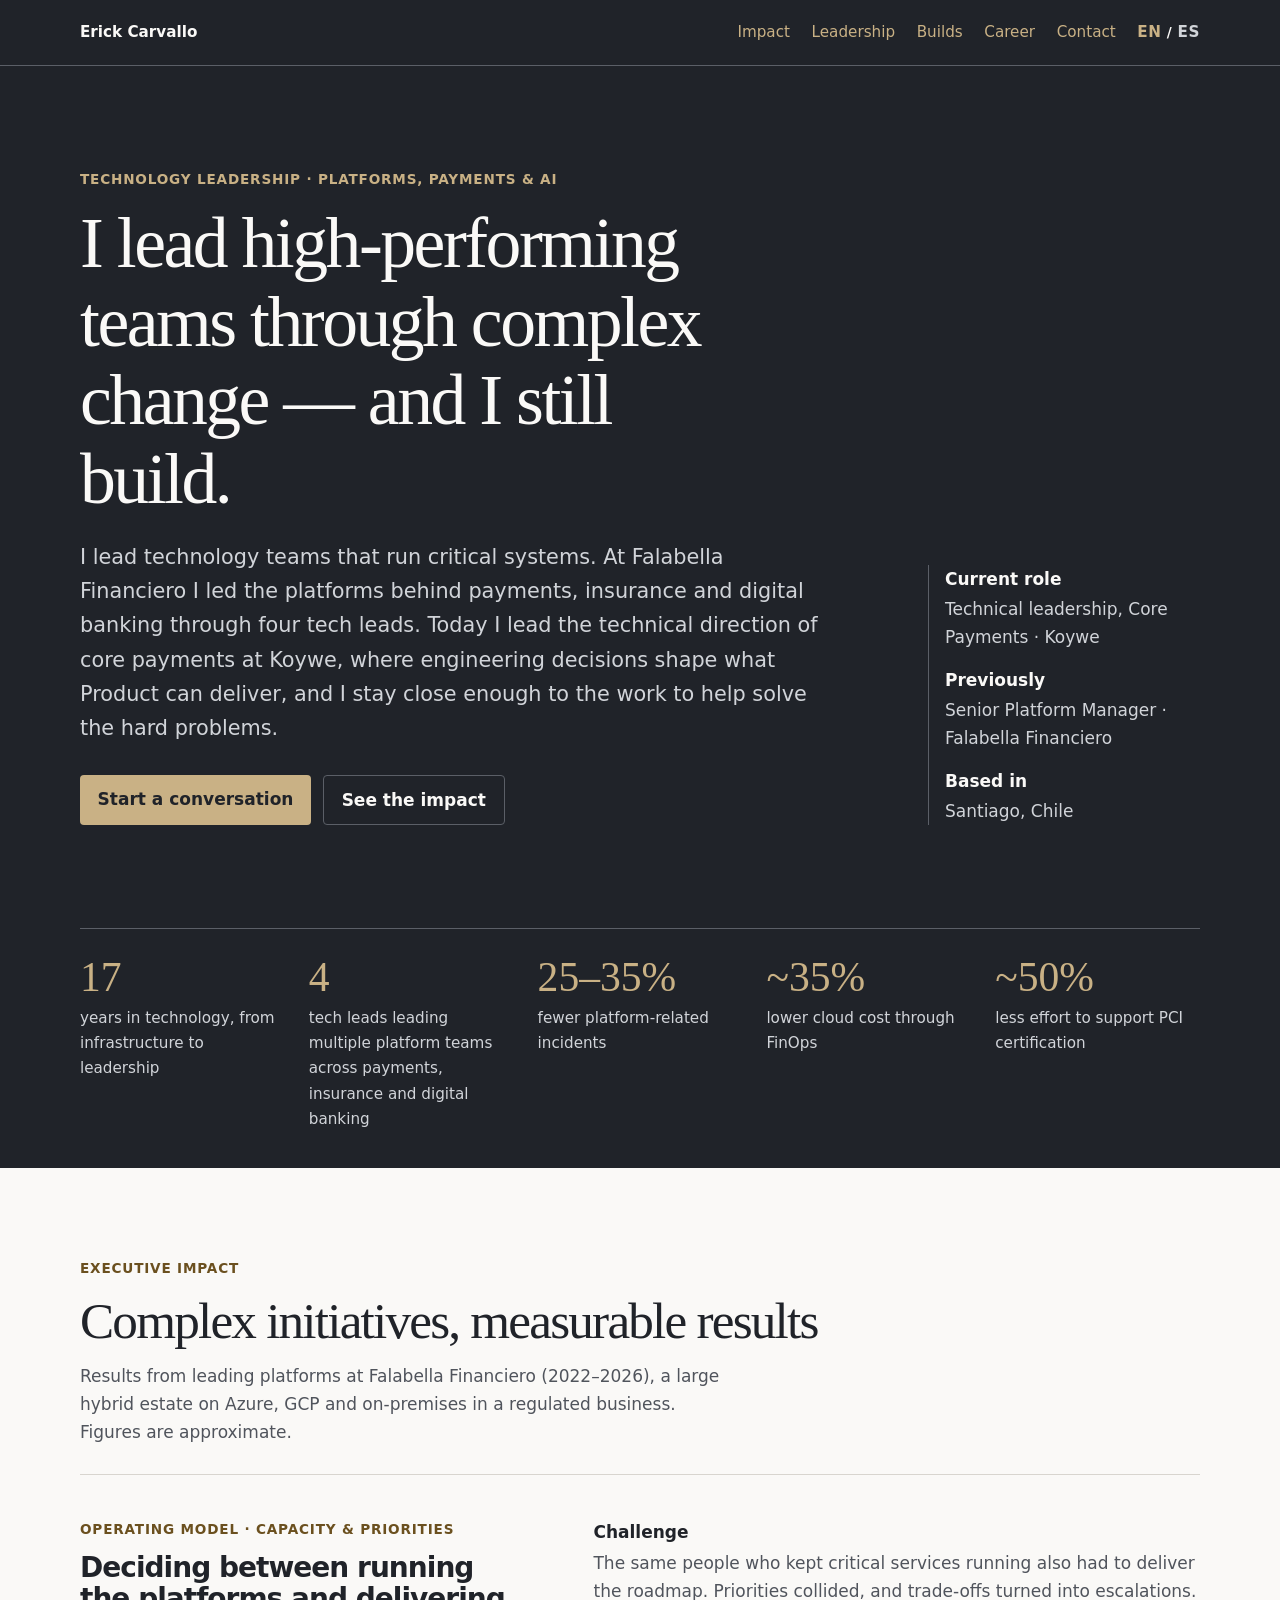
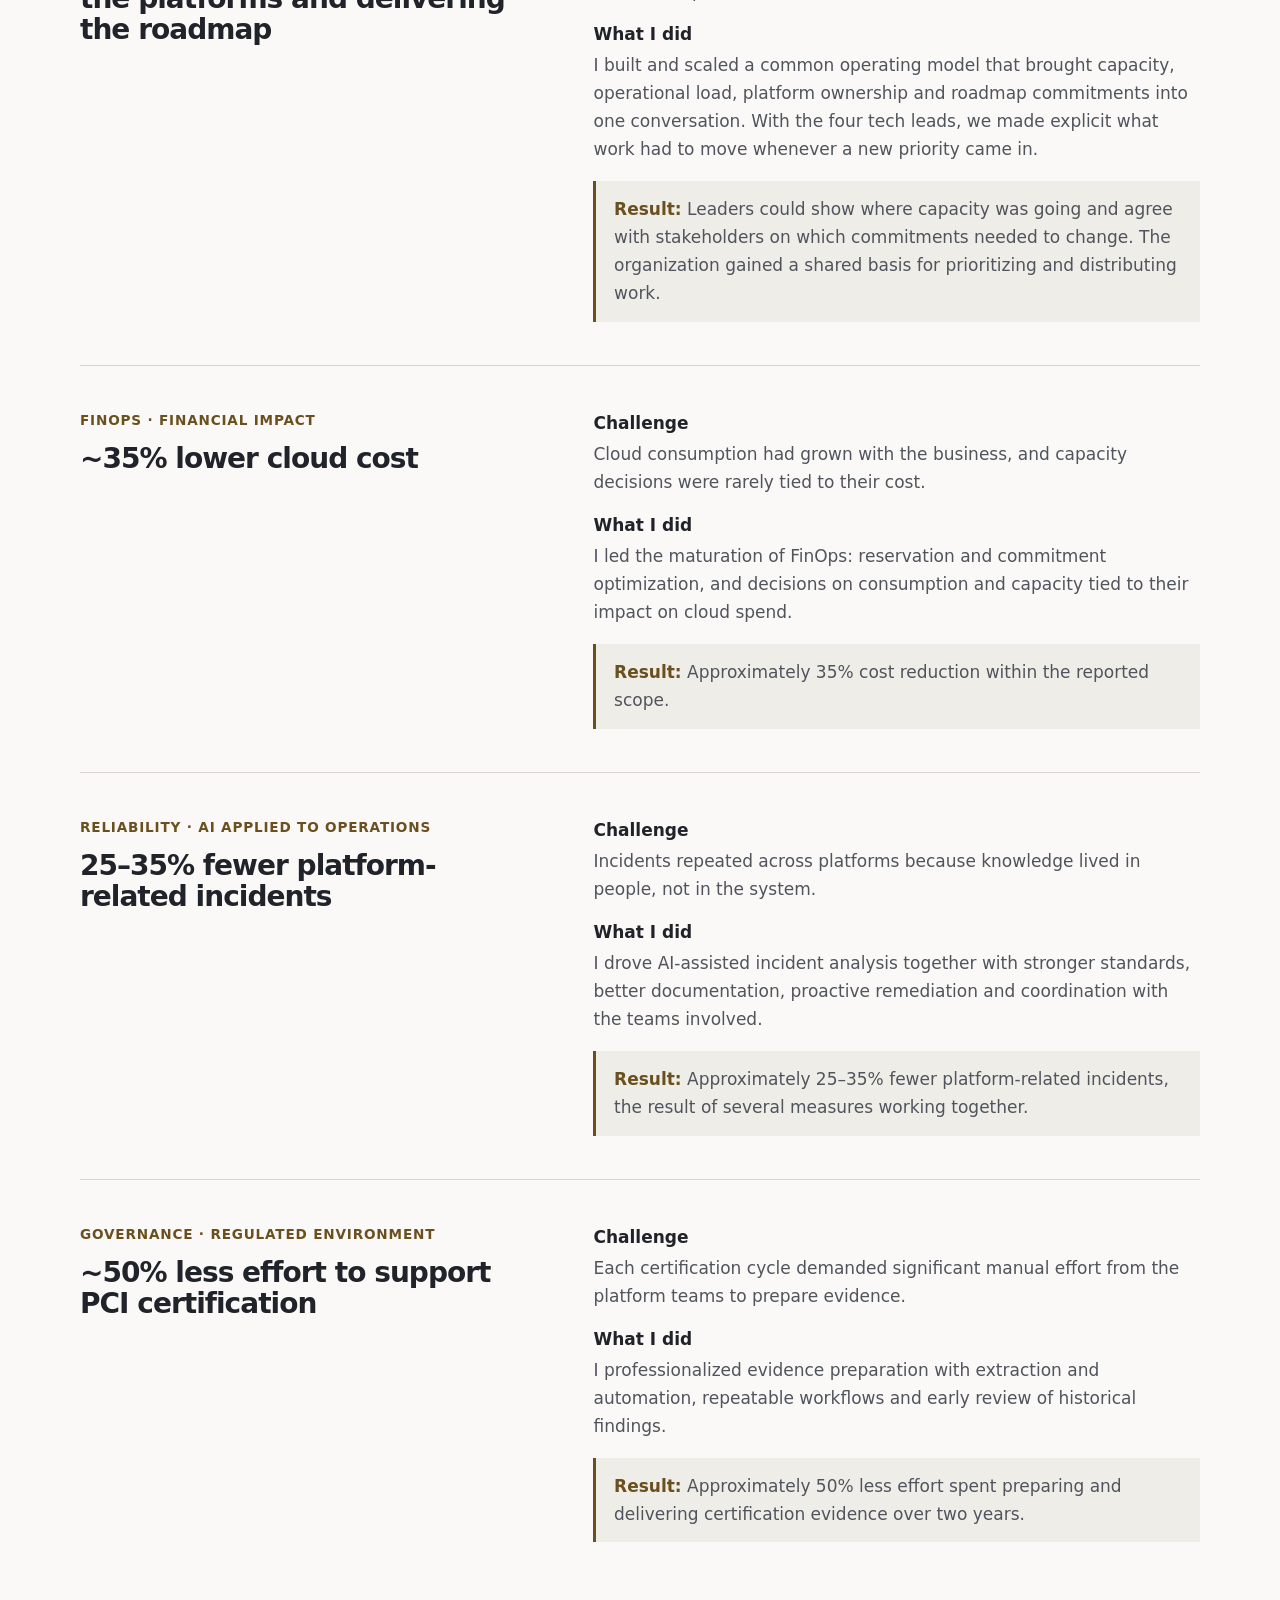
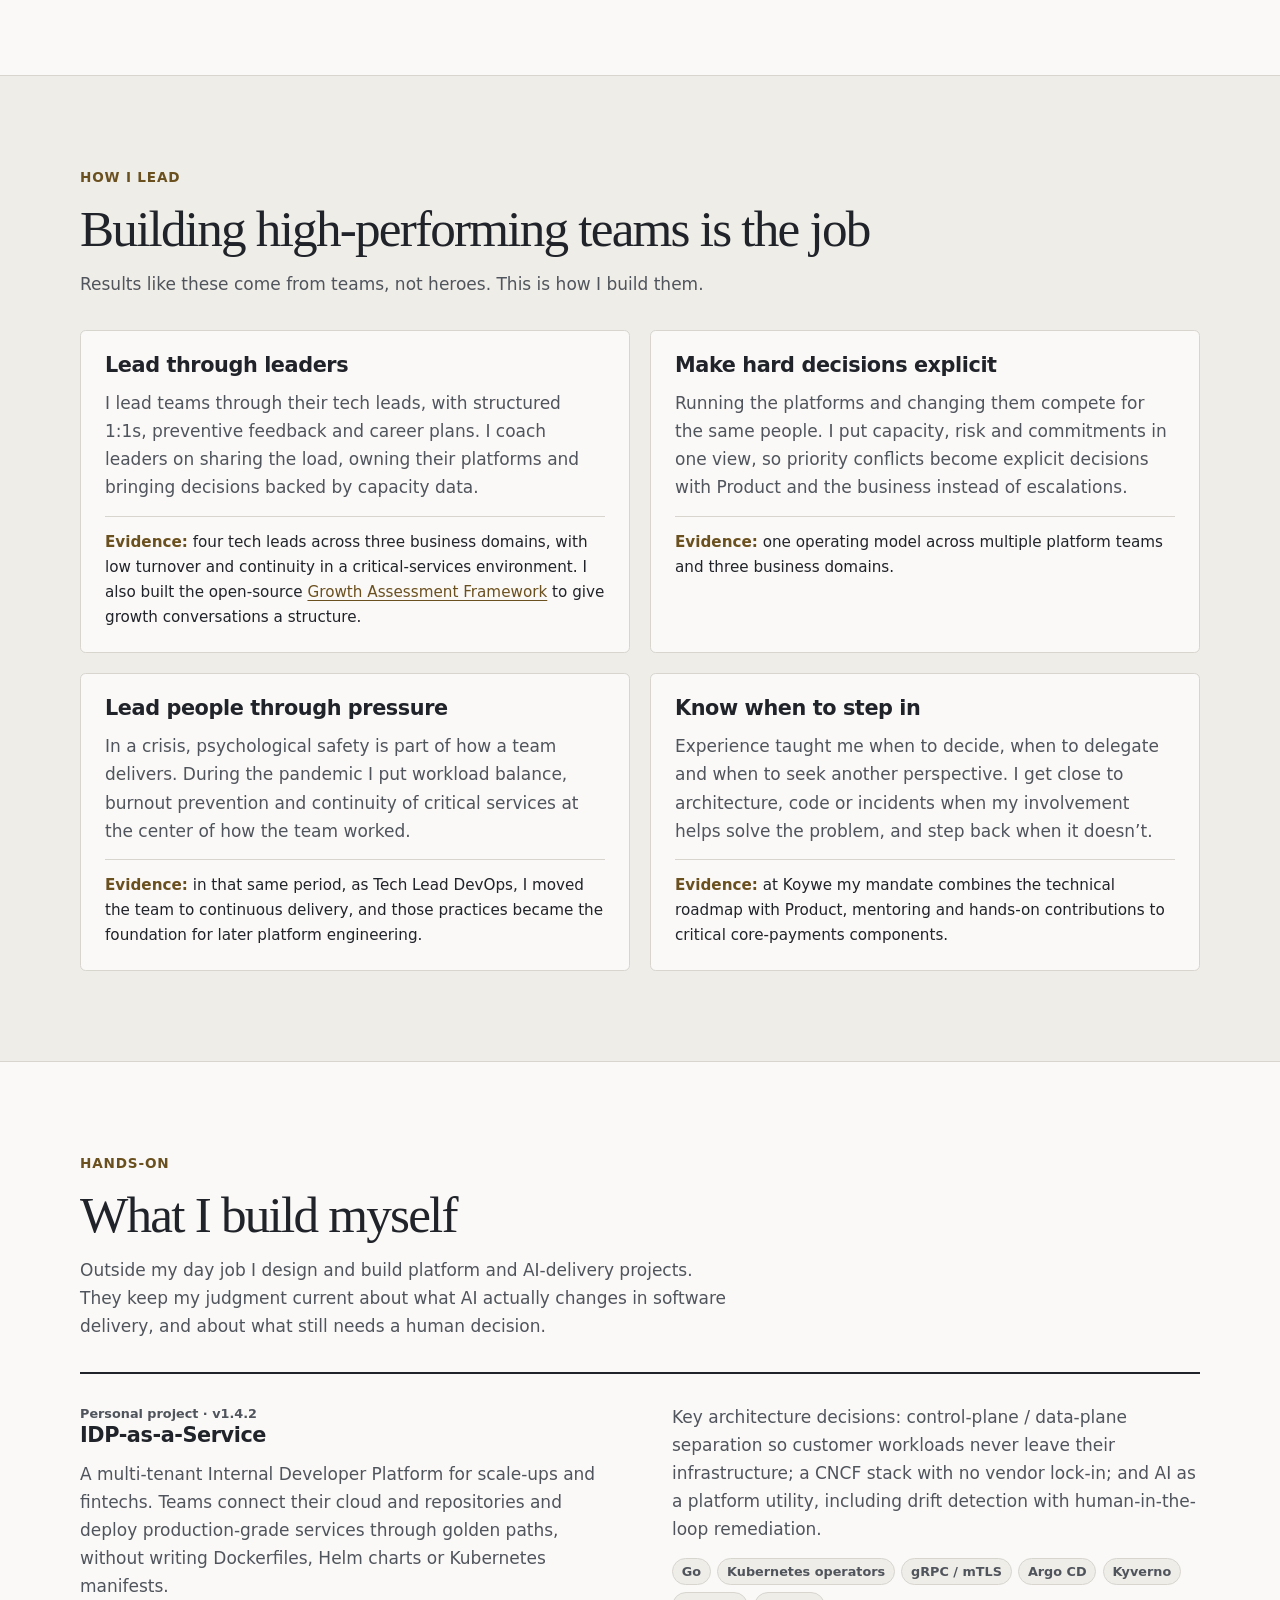
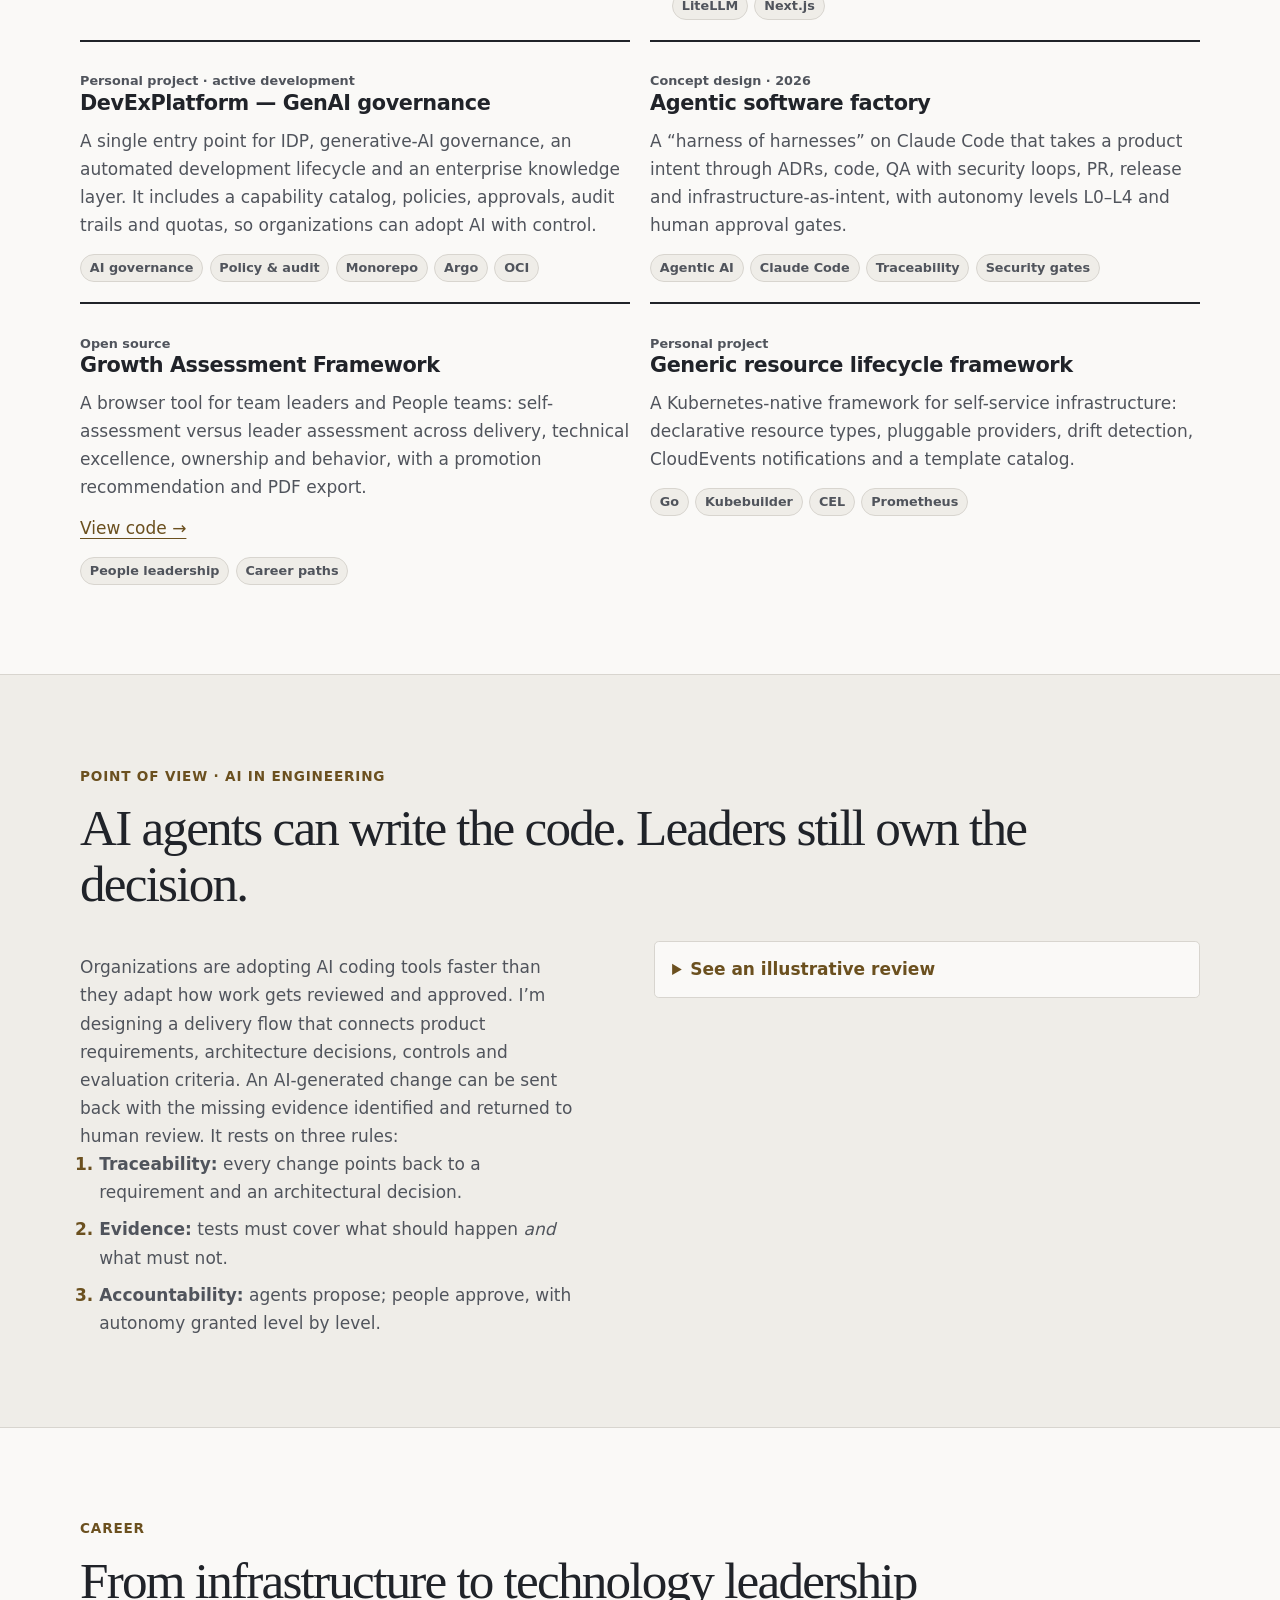
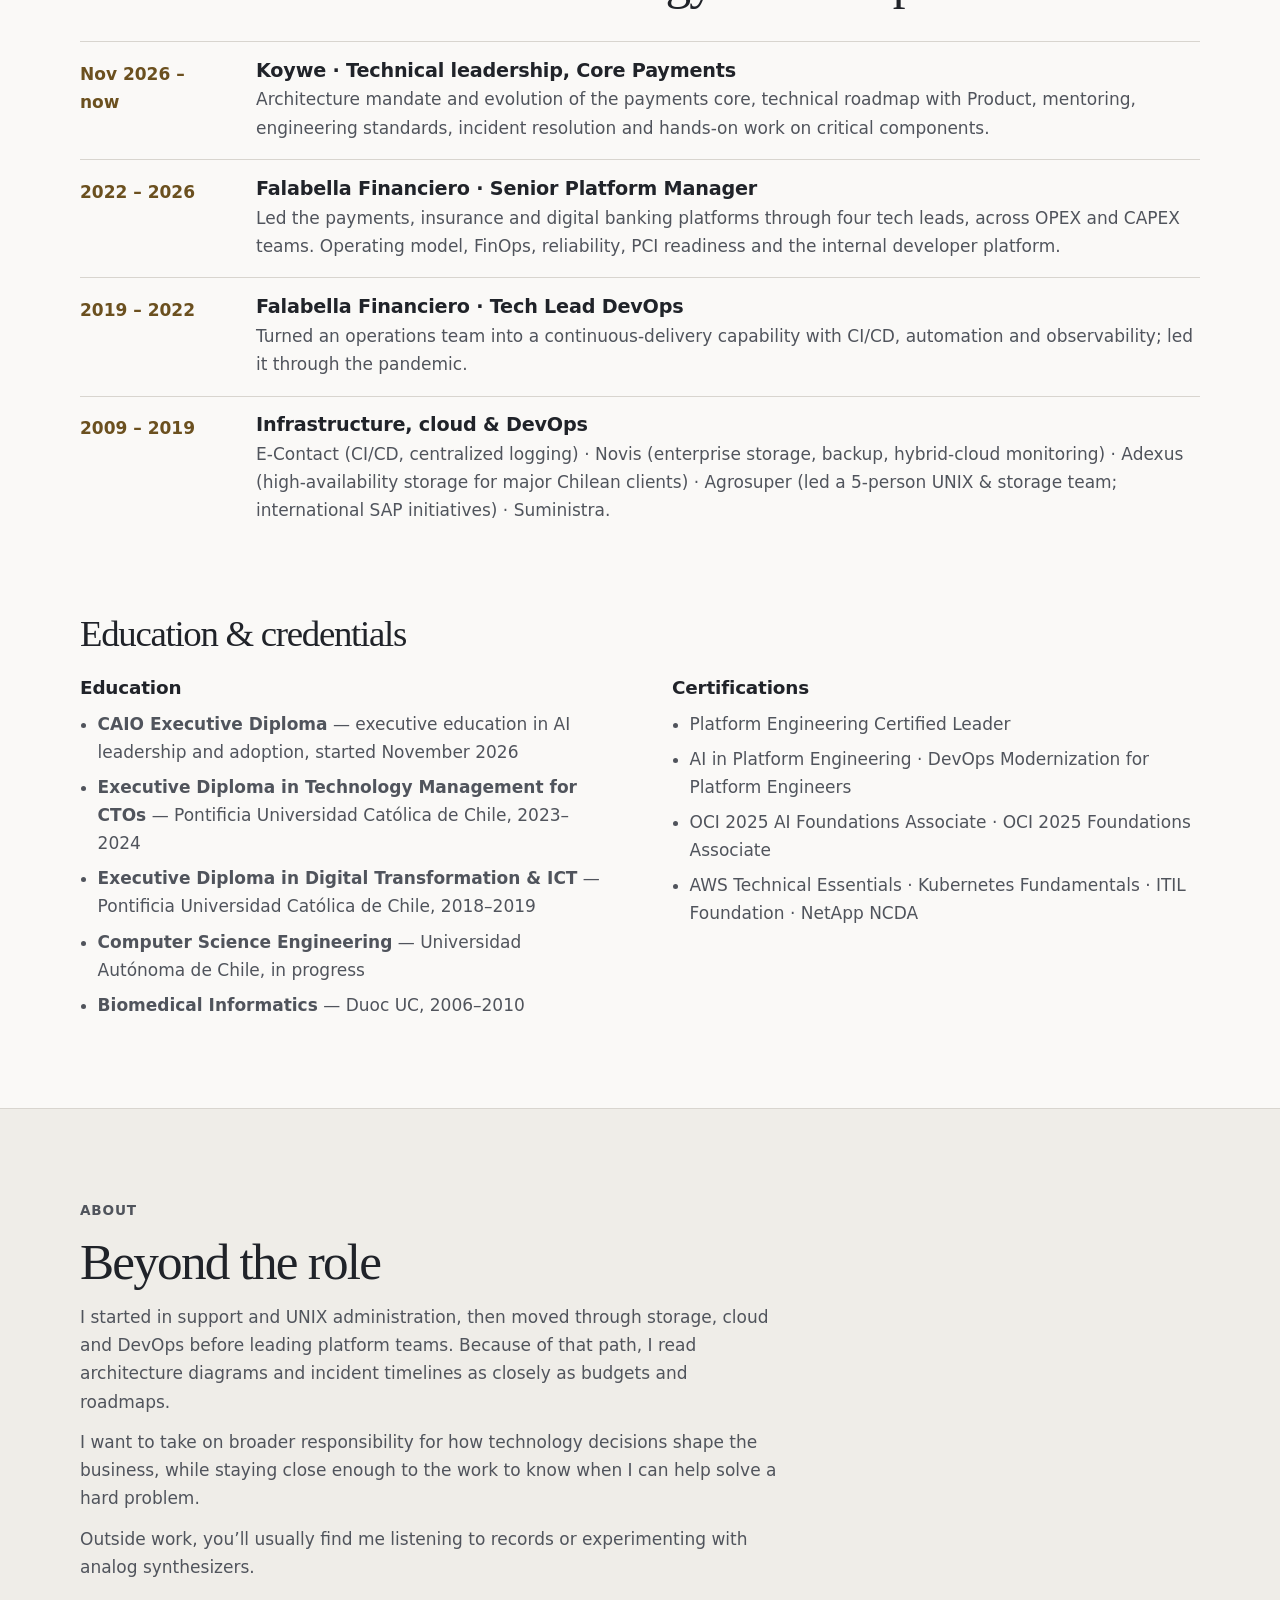
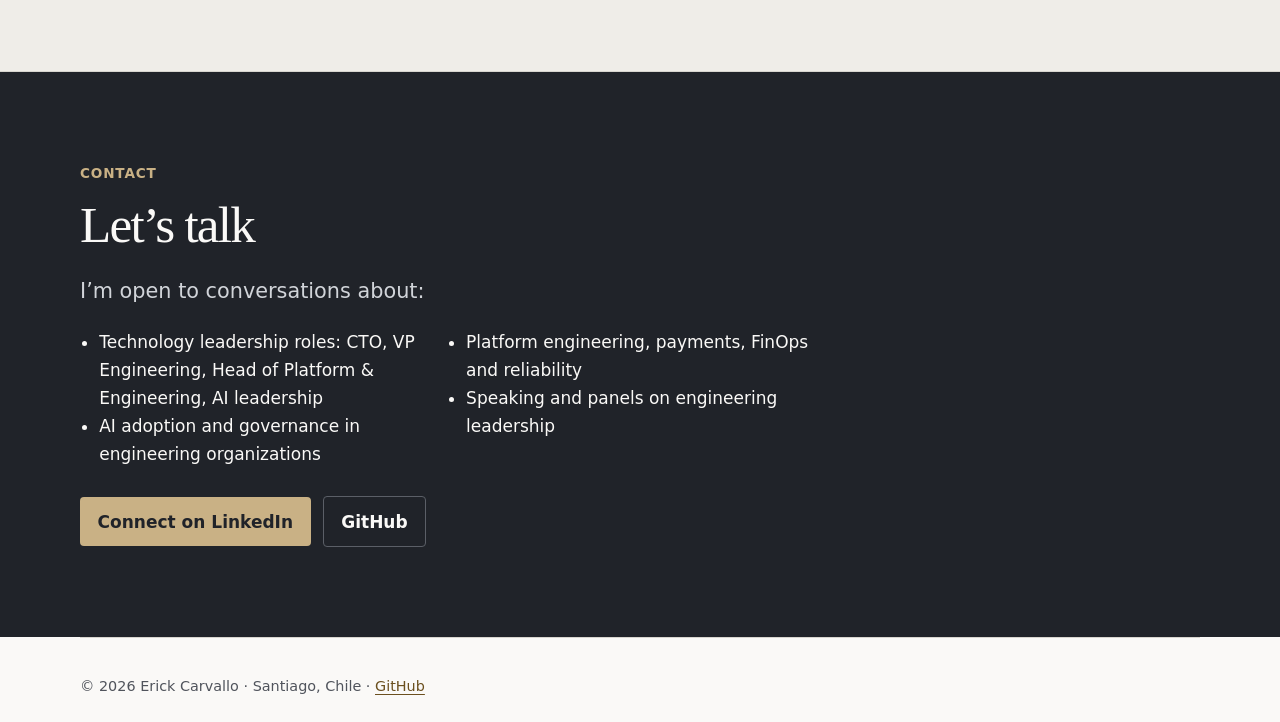
<file: index.html>
<!doctype html>
<html lang="en">
<head>
  <meta charset="utf-8">
  <meta name="viewport" content="width=device-width, initial-scale=1">
  <title>Erick Carvallo — Technology Leadership · Platforms, Payments &amp; AI</title>
  <meta name="description" content="Erick Carvallo leads technology teams that run critical systems: core payments technical leadership at Koywe, former Senior Platform Manager at Falabella Financiero (payments, insurance and digital banking).">
  <meta name="author" content="Erick Carvallo">
  <meta name="theme-color" content="#202329">
  <link rel="canonical" href="https://erickcp.github.io/">
  <link rel="alternate" hreflang="en" href="https://erickcp.github.io/">
  <link rel="alternate" hreflang="es" href="https://erickcp.github.io/es/">
  <link rel="alternate" hreflang="x-default" href="https://erickcp.github.io/">
  <link rel="icon" href="./favicon.svg" type="image/svg+xml">
  <link rel="stylesheet" href="./styles.css">

  <meta property="og:type" content="profile">
  <meta property="og:site_name" content="Erick Carvallo">
  <meta property="og:title" content="Erick Carvallo — Technology Leadership · Platforms, Payments &amp; AI">
  <meta property="og:description" content="Leading technology teams that run critical systems — through leaders, with explicit decisions, and hands-on when it matters.">
  <meta property="og:url" content="https://erickcp.github.io/">
  <meta property="og:locale" content="en_US">
  <meta name="twitter:card" content="summary_large_image">

  <script type="application/ld+json">
  {
    "@context": "https://schema.org",
    "@type": "Person",
    "name": "Erick Carvallo",
    "url": "https://erickcp.github.io/",
    "jobTitle": "Technical Lead, Core Payments",
    "worksFor": { "@type": "Organization", "name": "Koywe" },
    "address": { "@type": "PostalAddress", "addressLocality": "Santiago", "addressCountry": "CL" },
    "alumniOf": [{ "@type": "CollegeOrUniversity", "name": "Pontificia Universidad Católica de Chile" }, { "@type": "CollegeOrUniversity", "name": "Duoc UC" }],
    "knowsAbout": ["Technology strategy", "Engineering leadership", "High-performing teams", "Platform engineering", "Internal developer platforms", "FinOps", "SRE", "PCI DSS", "AI governance", "Agentic AI"],
    "sameAs": ["https://www.linkedin.com/in/erick-carvallo/", "https://github.com/erickcp"]
  }
  </script>
</head>
<body>
  <a class="skip" href="#main">Skip to content</a>
  <header class="dark">
    <div class="wrap bar">
      <a class="name" href="./">Erick Carvallo</a>
      <nav aria-label="Main navigation">
        <a href="#impact">Impact</a>
        <a href="#leadership">Leadership</a>
        <a href="#builds">Builds</a>
        <a href="#career">Career</a>
        <a href="#contact">Contact</a>
        <span class="lang"><a href="./" aria-current="true" lang="en">EN</a> / <a href="es/" hreflang="es" lang="es">ES</a></span>
      </nav>
    </div>
  </header>
  <main id="main">
    <section class="dark" aria-labelledby="intro-title">
      <div class="wrap hero hero-layout">
        <div>
          <p class="label">Technology leadership · Platforms, payments & AI</p>
          <h1 id="intro-title">I lead high-performing teams through complex change — and I still build.</h1>
          <p class="lead">I lead technology teams that run critical systems. At Falabella Financiero I led the platforms behind payments, insurance and digital banking through four tech leads. Today I lead the technical direction of core payments at Koywe, where engineering decisions shape what Product can deliver, and I stay close enough to the work to help solve the hard problems.</p>
          <div class="actions">
            <a class="btn btn-primary" href="#contact">Start a conversation</a>
            <a class="btn btn-ghost" href="#impact">See the impact</a>
          </div>
        </div>
        <div>
          <dl class="side">
            <div><dt>Current role</dt><dd>Technical leadership, Core Payments · Koywe</dd></div>
            <div><dt>Previously</dt><dd>Senior Platform Manager · Falabella Financiero</dd></div>
            <div><dt>Based in</dt><dd>Santiago, Chile</dd></div>
          </dl>
        </div>
      </div>
      <div class="wrap proof" aria-label="At a glance">
        <dl class="stats">
          <div><dt>17</dt><dd>years in technology, from infrastructure to leadership</dd></div>
          <div><dt>4</dt><dd>tech leads leading multiple platform teams across payments, insurance and digital banking</dd></div>
          <div><dt>25–35%</dt><dd>fewer platform-related incidents</dd></div>
          <div><dt>~35%</dt><dd>lower cloud cost through FinOps</dd></div>
          <div><dt>~50%</dt><dd>less effort to support PCI certification</dd></div>
        </dl>
      </div>
    </section>

    <section class="wrap section" id="impact" aria-labelledby="impact-title">
      <p class="label">Executive impact</p>
      <h2 id="impact-title">Complex initiatives, measurable results</h2>
      <p class="intro">Results from leading platforms at Falabella Financiero (2022–2026), a large hybrid estate on Azure, GCP and on-premises in a regulated business. Figures are approximate.</p>
      <div class="work-list">
        <article class="case" aria-labelledby="case-0">
          <div>
            <p class="label">Operating model · Capacity & priorities</p>
            <h3 id="case-0">Deciding between running the platforms and delivering the roadmap</h3>
          </div>
          <div>
            <dl>
              <dt>Challenge</dt>
              <dd>The same people who kept critical services running also had to deliver the roadmap. Priorities collided, and trade-offs turned into escalations.</dd>
              <dt>What I did</dt>
              <dd>I built and scaled a common operating model that brought capacity, operational load, platform ownership and roadmap commitments into one conversation. With the four tech leads, we made explicit what work had to move whenever a new priority came in.</dd>
            </dl>
            <p class="impact"><strong>Result:</strong> Leaders could show where capacity was going and agree with stakeholders on which commitments needed to change. The organization gained a shared basis for prioritizing and distributing work.</p>
          </div>
        </article>
        <article class="case" aria-labelledby="case-1">
          <div>
            <p class="label">FinOps · Financial impact</p>
            <h3 id="case-1">~35% lower cloud cost</h3>
          </div>
          <div>
            <dl>
              <dt>Challenge</dt>
              <dd>Cloud consumption had grown with the business, and capacity decisions were rarely tied to their cost.</dd>
              <dt>What I did</dt>
              <dd>I led the maturation of FinOps: reservation and commitment optimization, and decisions on consumption and capacity tied to their impact on cloud spend.</dd>
            </dl>
            <p class="impact"><strong>Result:</strong> Approximately 35% cost reduction within the reported scope.</p>
          </div>
        </article>
        <article class="case" aria-labelledby="case-2">
          <div>
            <p class="label">Reliability · AI applied to operations</p>
            <h3 id="case-2">25–35% fewer platform-related incidents</h3>
          </div>
          <div>
            <dl>
              <dt>Challenge</dt>
              <dd>Incidents repeated across platforms because knowledge lived in people, not in the system.</dd>
              <dt>What I did</dt>
              <dd>I drove AI-assisted incident analysis together with stronger standards, better documentation, proactive remediation and coordination with the teams involved.</dd>
            </dl>
            <p class="impact"><strong>Result:</strong> Approximately 25–35% fewer platform-related incidents, the result of several measures working together.</p>
          </div>
        </article>
        <article class="case" aria-labelledby="case-3">
          <div>
            <p class="label">Governance · Regulated environment</p>
            <h3 id="case-3">~50% less effort to support PCI certification</h3>
          </div>
          <div>
            <dl>
              <dt>Challenge</dt>
              <dd>Each certification cycle demanded significant manual effort from the platform teams to prepare evidence.</dd>
              <dt>What I did</dt>
              <dd>I professionalized evidence preparation with extraction and automation, repeatable workflows and early review of historical findings.</dd>
            </dl>
            <p class="impact"><strong>Result:</strong> Approximately 50% less effort spent preparing and delivering certification evidence over two years.</p>
          </div>
        </article>
      </div>
    </section>

    <section class="alt section" id="leadership" aria-labelledby="leadership-title">
      <div class="wrap">
        <p class="label">How I lead</p>
        <h2 id="leadership-title">Building high-performing teams is the job</h2>
        <p class="intro">Results like these come from teams, not heroes. This is how I build them.</p>
        <div class="cards">
          <div class="card">
            <h3>Lead through leaders</h3>
            <p>I lead teams through their tech leads, with structured 1:1s, preventive feedback and career plans. I coach leaders on sharing the load, owning their platforms and bringing decisions backed by capacity data.</p>
            <p class="evidence"><strong>Evidence:</strong> four tech leads across three business domains, with low turnover and continuity in a critical-services environment. I also built the open-source <a href="https://github.com/erickcp/growth-assessment-framework-v0.3.3">Growth Assessment Framework</a> to give growth conversations a structure.</p>
          </div>
          <div class="card">
            <h3>Make hard decisions explicit</h3>
            <p>Running the platforms and changing them compete for the same people. I put capacity, risk and commitments in one view, so priority conflicts become explicit decisions with Product and the business instead of escalations.</p>
            <p class="evidence"><strong>Evidence:</strong> one operating model across multiple platform teams and three business domains.</p>
          </div>
          <div class="card">
            <h3>Lead people through pressure</h3>
            <p>In a crisis, psychological safety is part of how a team delivers. During the pandemic I put workload balance, burnout prevention and continuity of critical services at the center of how the team worked.</p>
            <p class="evidence"><strong>Evidence:</strong> in that same period, as Tech Lead DevOps, I moved the team to continuous delivery, and those practices became the foundation for later platform engineering.</p>
          </div>
          <div class="card">
            <h3>Know when to step in</h3>
            <p>Experience taught me when to decide, when to delegate and when to seek another perspective. I get close to architecture, code or incidents when my involvement helps solve the problem, and step back when it doesn’t.</p>
            <p class="evidence"><strong>Evidence:</strong> at Koywe my mandate combines the technical roadmap with Product, mentoring and hands-on contributions to critical core-payments components.</p>
          </div>
        </div>
      </div>
    </section>

    <section class="wrap section" id="builds" aria-labelledby="builds-title">
      <p class="label">Hands-on</p>
      <h2 id="builds-title">What I build myself</h2>
      <p class="intro">Outside my day job I design and build platform and AI-delivery projects. They keep my judgment current about what AI actually changes in software delivery, and about what still needs a human decision.</p>
      <div class="builds">
        <article class="build featured">
          <div>
            <p class="status">Personal project · v1.4.2</p>
            <h3>IDP-as-a-Service</h3>
            <p>A multi-tenant Internal Developer Platform for scale-ups and fintechs. Teams connect their cloud and repositories and deploy production-grade services through golden paths, without writing Dockerfiles, Helm charts or Kubernetes manifests.</p>
          </div>
          <div>
            <p>Key architecture decisions: control-plane / data-plane separation so customer workloads never leave their infrastructure; a CNCF stack with no vendor lock-in; and AI as a platform utility, including drift detection with human-in-the-loop remediation.</p>
            <ul class="tags"><li>Go</li><li>Kubernetes operators</li><li>gRPC / mTLS</li><li>Argo CD</li><li>Kyverno</li><li>LiteLLM</li><li>Next.js</li></ul>
          </div>
        </article>
        <article class="build">
          <div>
            <p class="status">Personal project · active development</p>
            <h3>DevExPlatform — GenAI governance</h3>
            <p>A single entry point for IDP, generative-AI governance, an automated development lifecycle and an enterprise knowledge layer. It includes a capability catalog, policies, approvals, audit trails and quotas, so organizations can adopt AI with control.</p>
          </div>
          <ul class="tags"><li>AI governance</li><li>Policy & audit</li><li>Monorepo</li><li>Argo</li><li>OCI</li></ul>
        </article>
        <article class="build">
          <div>
            <p class="status">Concept design · 2026</p>
            <h3>Agentic software factory</h3>
            <p>A “harness of harnesses” on Claude Code that takes a product intent through ADRs, code, QA with security loops, PR, release and infrastructure-as-intent, with autonomy levels L0–L4 and human approval gates.</p>
          </div>
          <ul class="tags"><li>Agentic AI</li><li>Claude Code</li><li>Traceability</li><li>Security gates</li></ul>
        </article>
        <article class="build">
          <div>
            <p class="status">Open source</p>
            <h3>Growth Assessment Framework</h3>
            <p>A browser tool for team leaders and People teams: self-assessment versus leader assessment across delivery, technical excellence, ownership and behavior, with a promotion recommendation and PDF export.</p>
            <p><a href="https://github.com/erickcp/growth-assessment-framework-v0.3.3">View code →</a></p>
          </div>
          <ul class="tags"><li>People leadership</li><li>Career paths</li></ul>
        </article>
        <article class="build">
          <div>
            <p class="status">Personal project</p>
            <h3>Generic resource lifecycle framework</h3>
            <p>A Kubernetes-native framework for self-service infrastructure: declarative resource types, pluggable providers, drift detection, CloudEvents notifications and a template catalog.</p>
          </div>
          <ul class="tags"><li>Go</li><li>Kubebuilder</li><li>CEL</li><li>Prometheus</li></ul>
        </article>
      </div>
    </section>

    <section class="alt section" id="ai" aria-labelledby="ai-title">
      <div class="wrap">
        <p class="label">Point of view · AI in engineering</p>
        <h2 id="ai-title">AI agents can write the code. Leaders still own the decision.</h2>
        <div class="pov">
          <div>
            <p class="intro">Organizations are adopting AI coding tools faster than they adapt how work gets reviewed and approved. I’m designing a delivery flow that connects product requirements, architecture decisions, controls and evaluation criteria. An AI-generated change can be sent back with the missing evidence identified and returned to human review. It rests on three rules:</p>
            <ol class="intro">
              <li><strong>Traceability:</strong> every change points back to a requirement and an architectural decision.</li>
              <li><strong>Evidence:</strong> tests must cover what should happen <em>and</em> what must not.</li>
              <li><strong>Accountability:</strong> agents propose; people approve, with autonomy granted level by level.</li>
            </ol>
          </div>
          <details>
            <summary>See an illustrative review</summary>
            <dl>
              <dt>Requirement</dt>
              <dd>In a fictional reporting tool, finance users can export reports. Other users have read-only access.</dd>
              <dt>Architecture decision</dt>
              <dd>The export endpoint enforces access on the server. The agent can propose an implementation and tests for review.</dd>
              <dt>Evidence</dt>
              <dd>The submitted tests show that a finance user can export a report. The test that checks whether a read-only user is blocked is missing.</dd>
              <dt>Review decision</dt>
              <dd>Return the change with a request for the missing test. A human reviewer approves once there is evidence for both paths.</dd>
            </dl>
          </details>
        </div>
      </div>
    </section>

    <section class="wrap section" id="career" aria-labelledby="career-title">
      <p class="label">Career</p>
      <h2 id="career-title">From infrastructure to technology leadership</h2>
      <ol class="timeline">
        <li>
          <span class="when">Nov 2026 – now</span>
          <div><h3>Koywe · Technical leadership, Core Payments</h3><p>Architecture mandate and evolution of the payments core, technical roadmap with Product, mentoring, engineering standards, incident resolution and hands-on work on critical components.</p></div>
        </li>
        <li>
          <span class="when">2022 – 2026</span>
          <div><h3>Falabella Financiero · Senior Platform Manager</h3><p>Led the payments, insurance and digital banking platforms through four tech leads, across OPEX and CAPEX teams. Operating model, FinOps, reliability, PCI readiness and the internal developer platform.</p></div>
        </li>
        <li>
          <span class="when">2019 – 2022</span>
          <div><h3>Falabella Financiero · Tech Lead DevOps</h3><p>Turned an operations team into a continuous-delivery capability with CI/CD, automation and observability; led it through the pandemic.</p></div>
        </li>
        <li>
          <span class="when">2009 – 2019</span>
          <div><h3>Infrastructure, cloud & DevOps</h3><p>E-Contact (CI/CD, centralized logging) · Novis (enterprise storage, backup, hybrid-cloud monitoring) · Adexus (high-availability storage for major Chilean clients) · Agrosuper (led a 5-person UNIX & storage team; international SAP initiatives) · Suministra.</p></div>
        </li>
      </ol>

      <h2 class="sub">Education & credentials</h2>
      <div class="creds">
        <div>
          <h3>Education</h3>
          <ul>
            <li><strong>CAIO Executive Diploma</strong> — executive education in AI leadership and adoption, started November 2026</li>
            <li><strong>Executive Diploma in Technology Management for CTOs</strong> — Pontificia Universidad Católica de Chile, 2023–2024</li>
            <li><strong>Executive Diploma in Digital Transformation & ICT</strong> — Pontificia Universidad Católica de Chile, 2018–2019</li>
            <li><strong>Computer Science Engineering</strong> — Universidad Autónoma de Chile, in progress</li>
            <li><strong>Biomedical Informatics</strong> — Duoc UC, 2006–2010</li>
          </ul>
        </div>
        <div>
          <h3>Certifications</h3>
          <ul>
            <li>Platform Engineering Certified Leader</li>
            <li>AI in Platform Engineering · DevOps Modernization for Platform Engineers</li>
            <li>OCI 2025 AI Foundations Associate · OCI 2025 Foundations Associate</li>
            <li>AWS Technical Essentials · Kubernetes Fundamentals · ITIL Foundation · NetApp NCDA</li>
          </ul>
        </div>
      </div>

    </section>

    <section class="alt section" id="about" aria-labelledby="about-title">
      <div class="wrap bio">
        <p class="label">About</p>
        <h2 id="about-title">Beyond the role</h2>
        <p>I started in support and UNIX administration, then moved through storage, cloud and DevOps before leading platform teams. Because of that path, I read architecture diagrams and incident timelines as closely as budgets and roadmaps.</p>
        <p>I want to take on broader responsibility for how technology decisions shape the business, while staying close enough to the work to know when I can help solve a hard problem.</p>
        <p>Outside work, you’ll usually find me listening to records or experimenting with analog synthesizers.</p>
      </div>
    </section>

    <section class="dark section contact" id="contact" aria-labelledby="contact-title">
      <div class="wrap">
        <p class="label">Contact</p>
        <h2 id="contact-title">Let’s talk</h2>
        <p class="lead lead-tight">I’m open to conversations about:</p>
        <ul class="open-to">
          <li>Technology leadership roles: CTO, VP Engineering, Head of Platform & Engineering, AI leadership</li>
          <li>AI adoption and governance in engineering organizations</li>
          <li>Platform engineering, payments, FinOps and reliability</li>
          <li>Speaking and panels on engineering leadership</li>
        </ul>
        <div class="actions">
          <a class="btn btn-primary" href="https://www.linkedin.com/in/erick-carvallo/">Connect on LinkedIn</a>
          <a class="btn btn-ghost" href="https://github.com/erickcp">GitHub</a>
        </div>
      </div>
    </section>
  </main>
  <footer class="wrap site-footer">
    <p>© 2026 Erick Carvallo · Santiago, Chile · <a href="https://github.com/erickcp">GitHub</a></p>
  </footer>
</body>
</html>
</file>
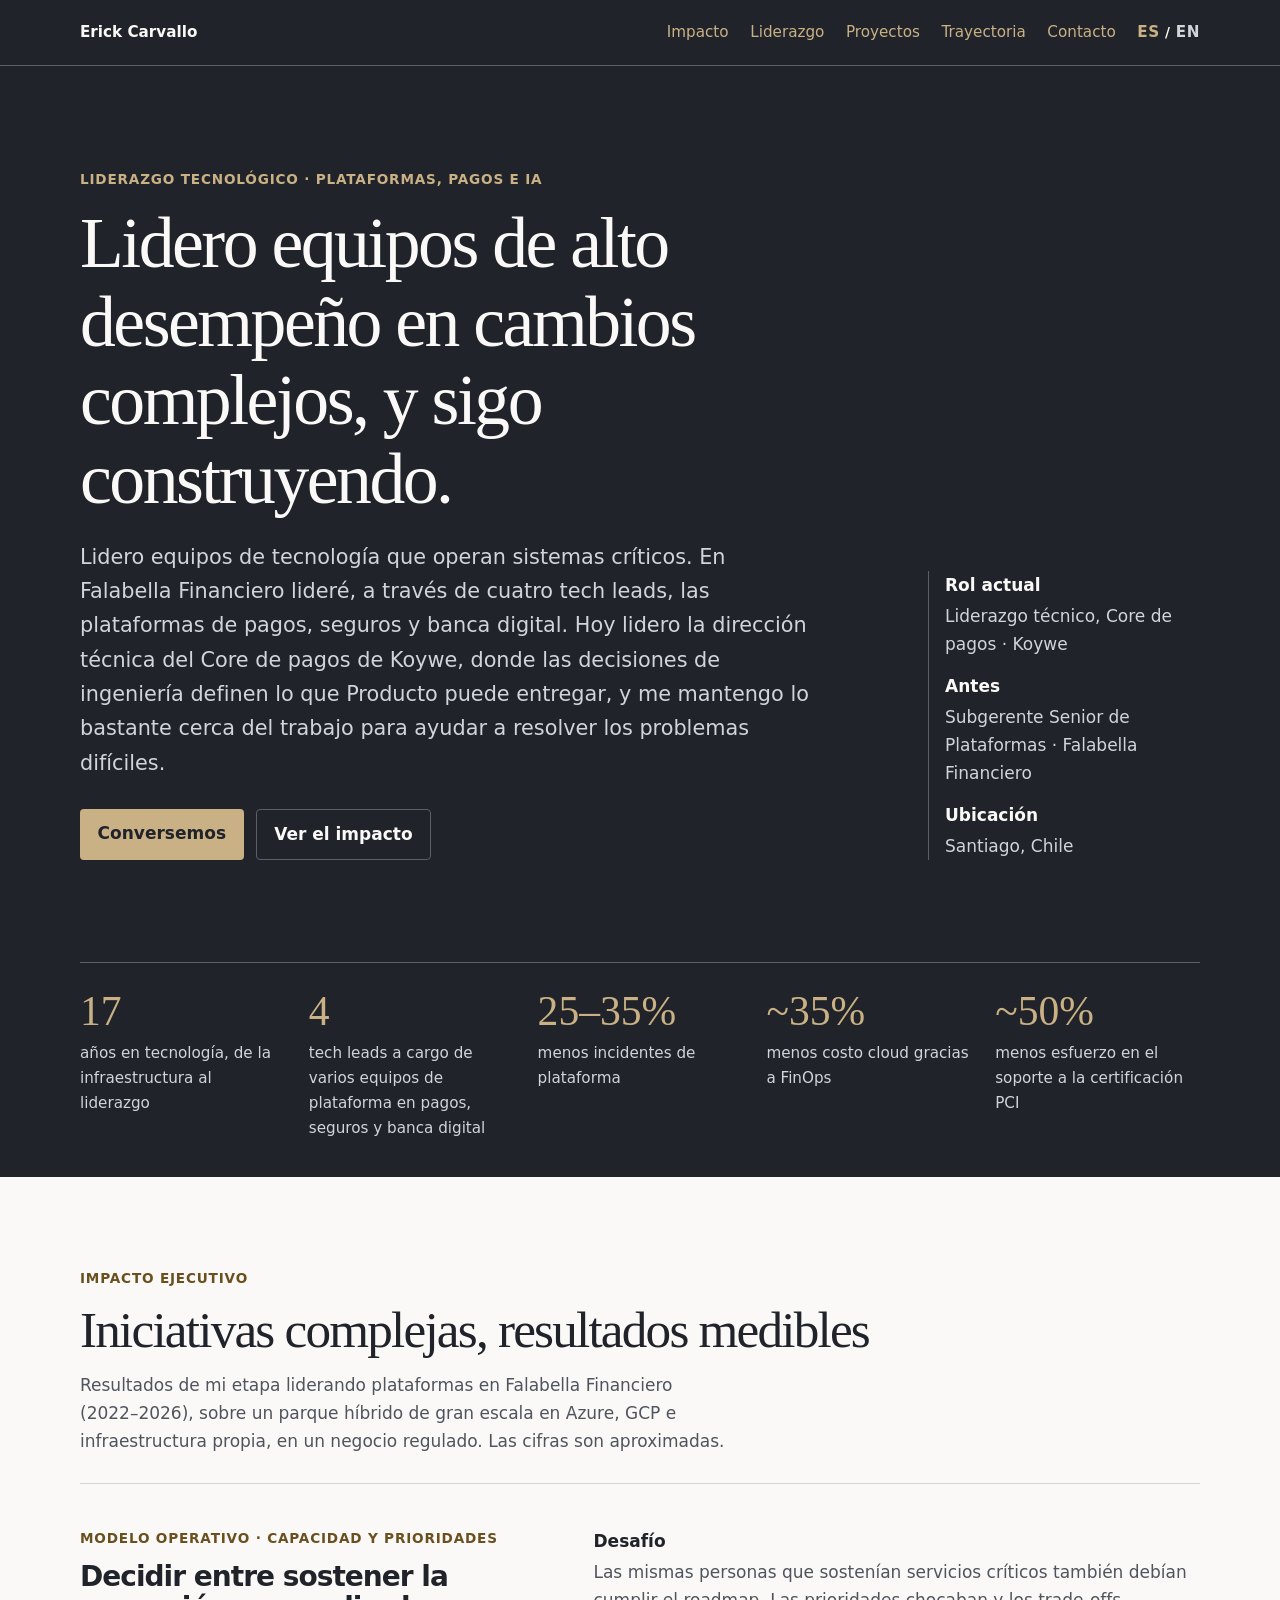
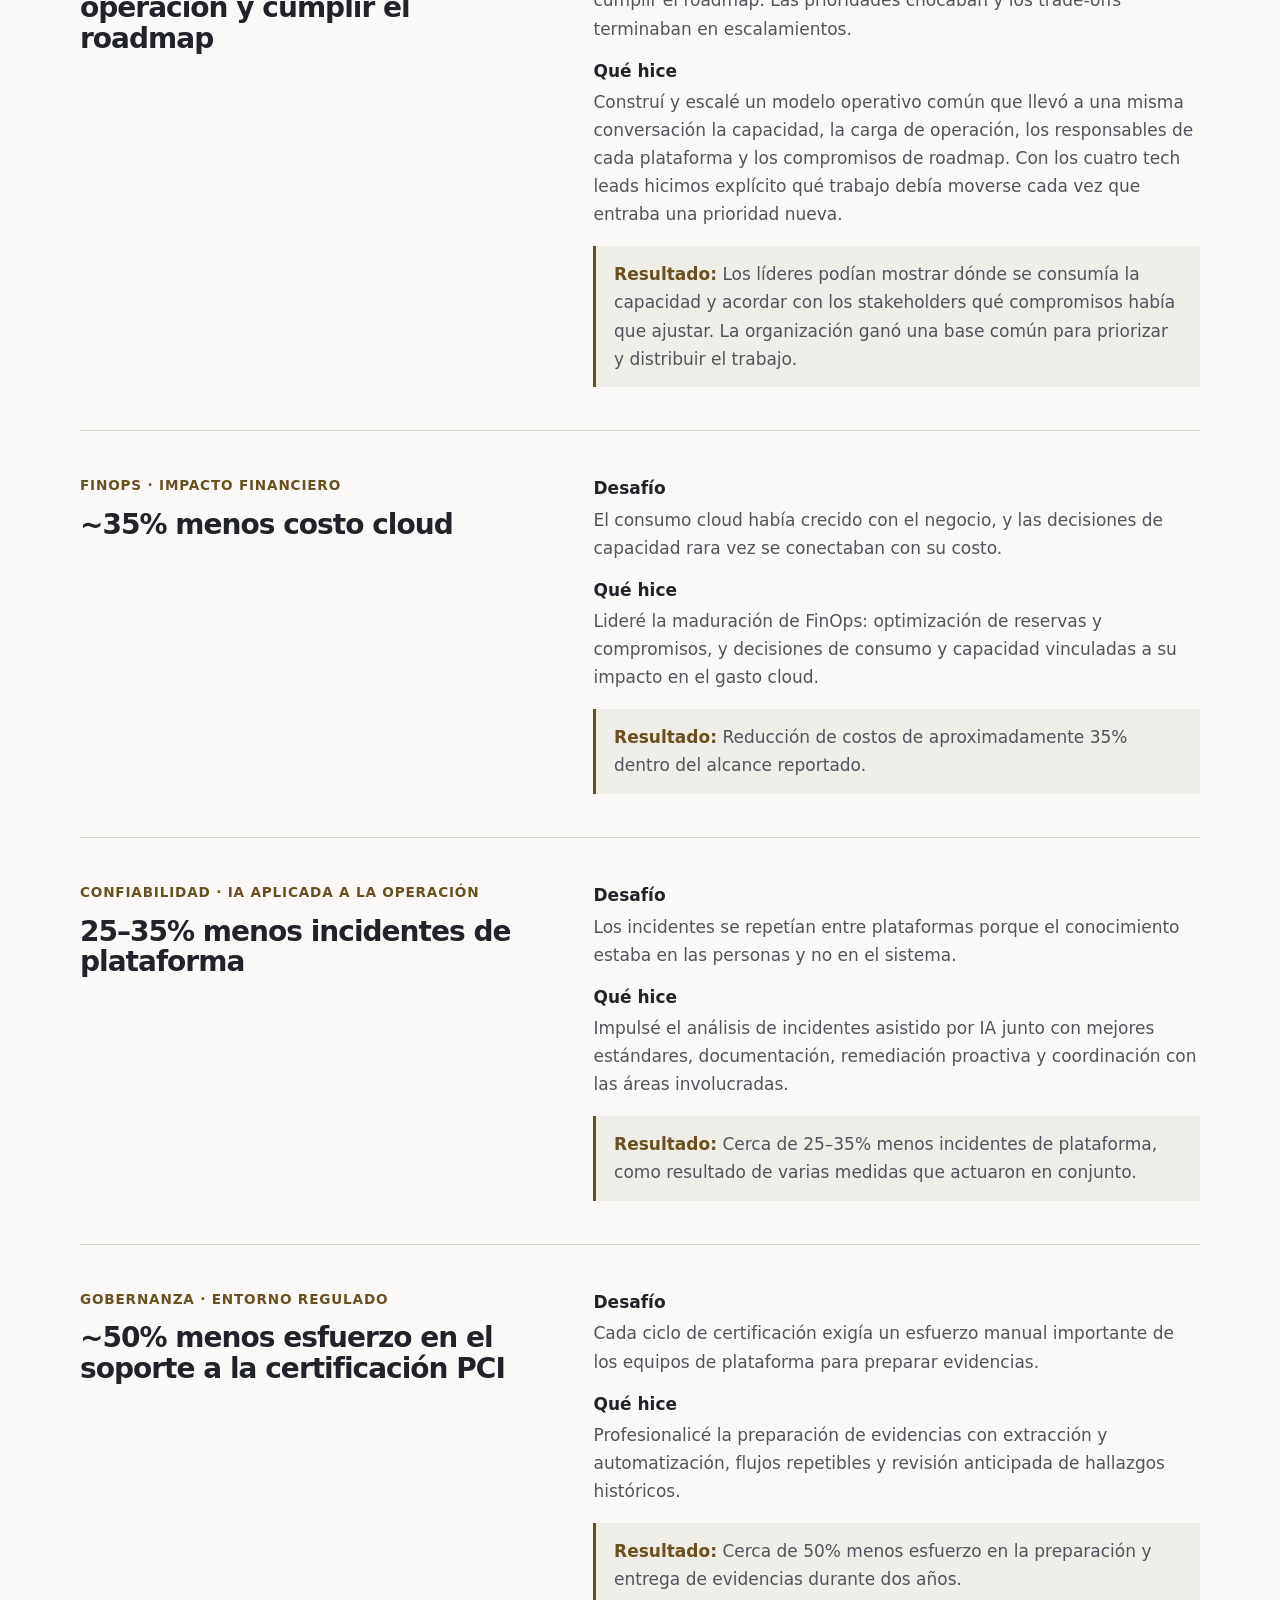
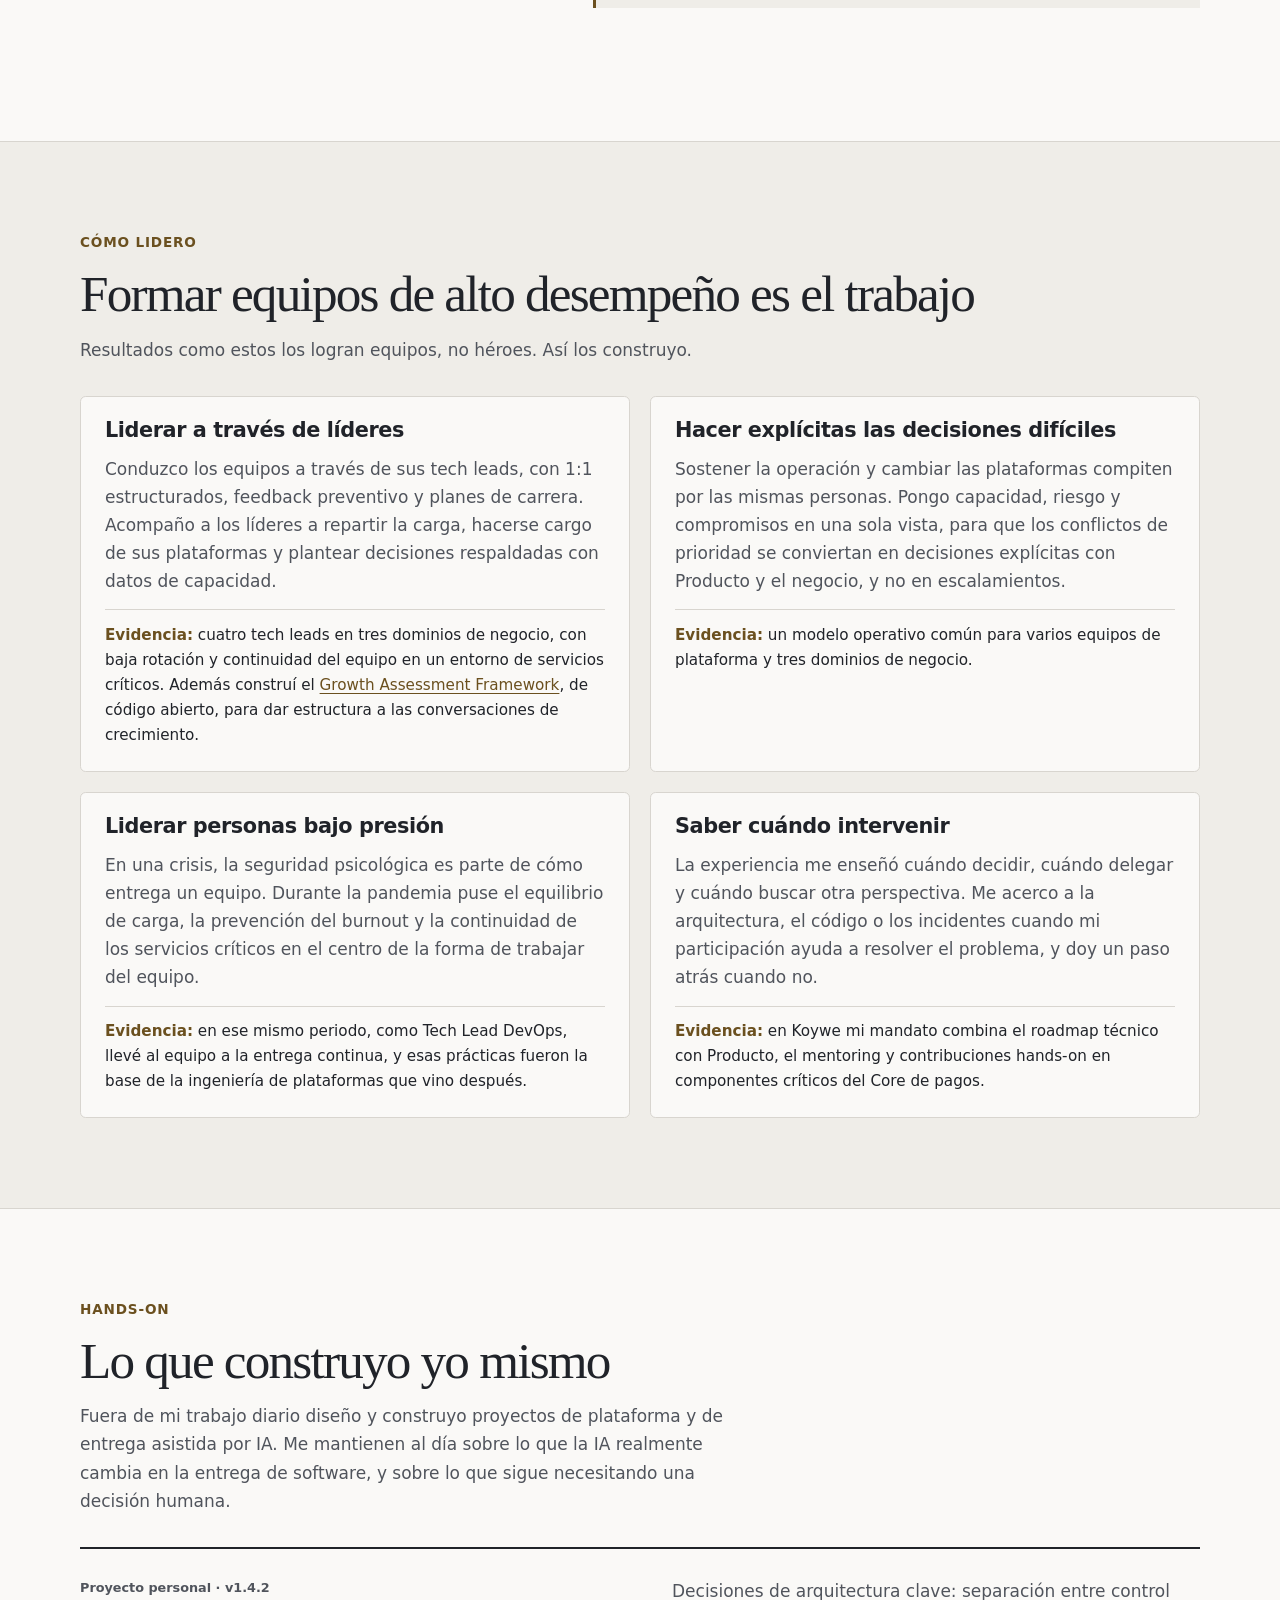
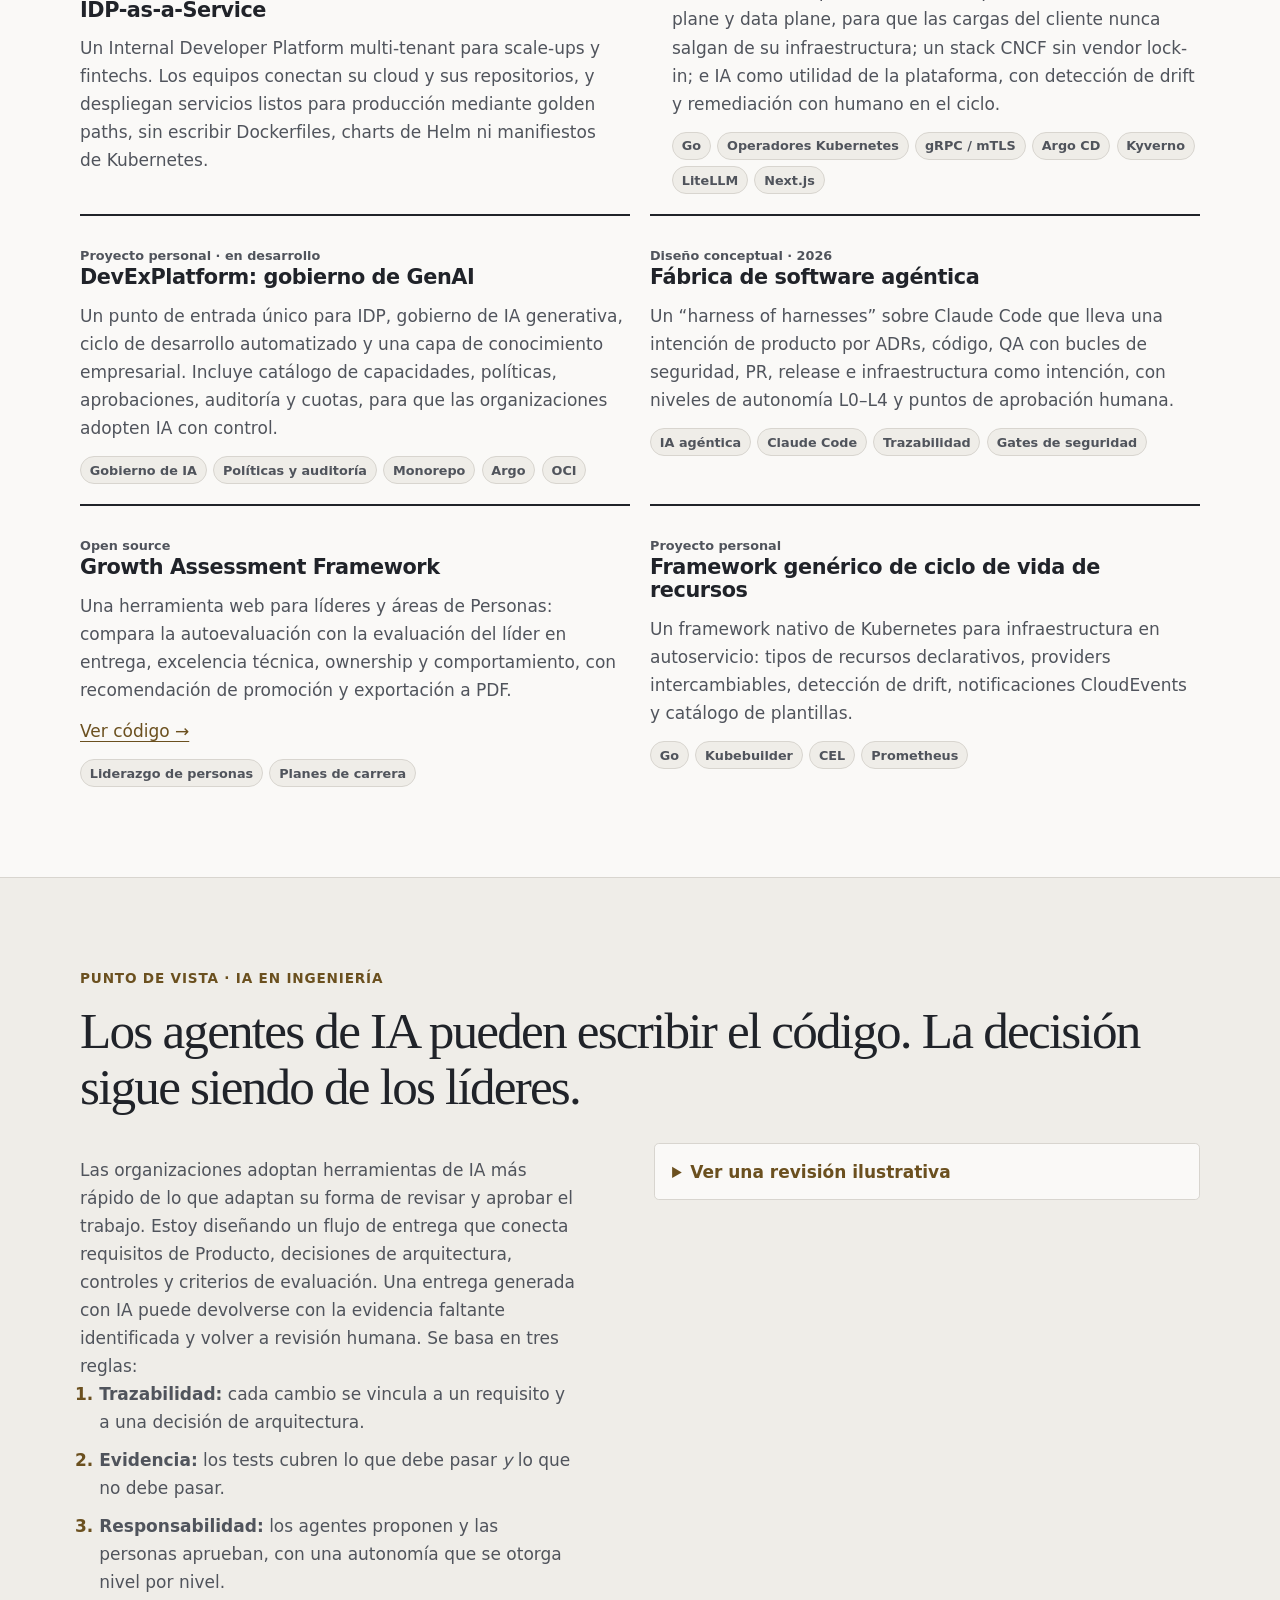
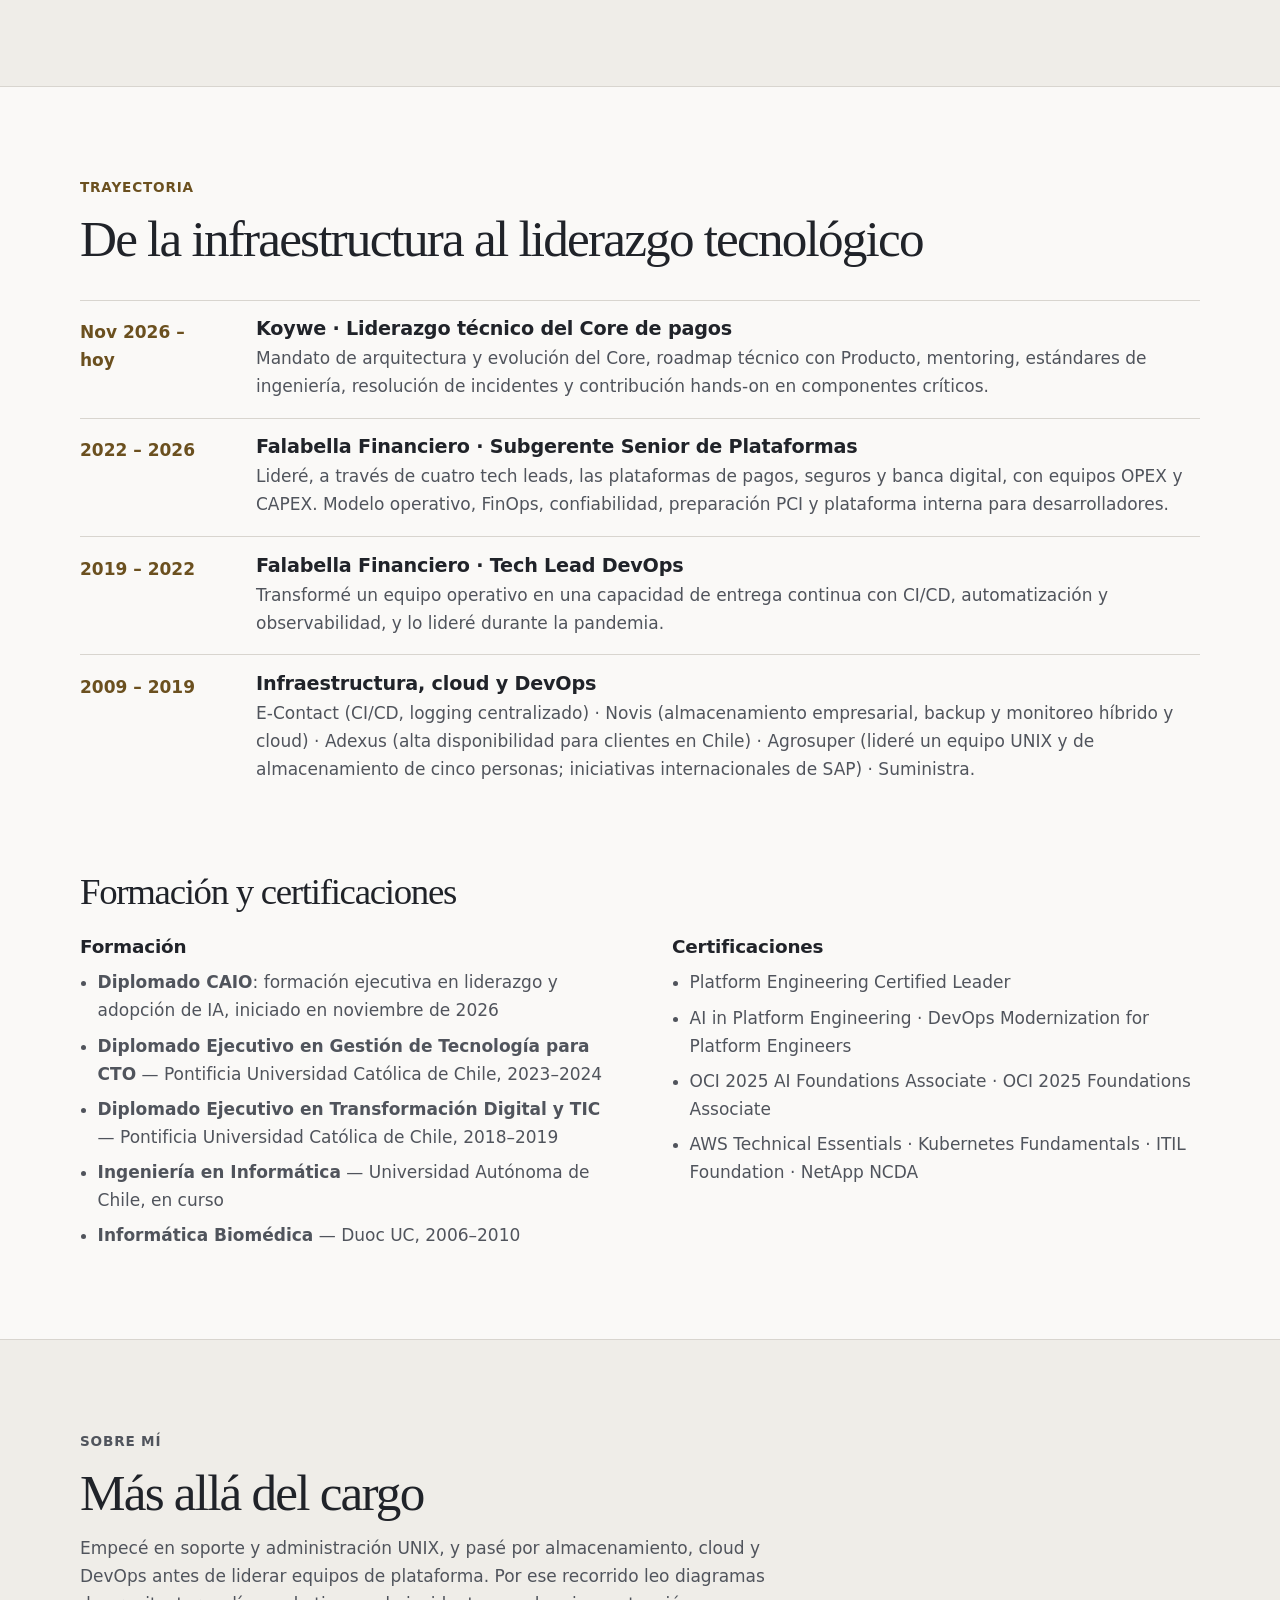
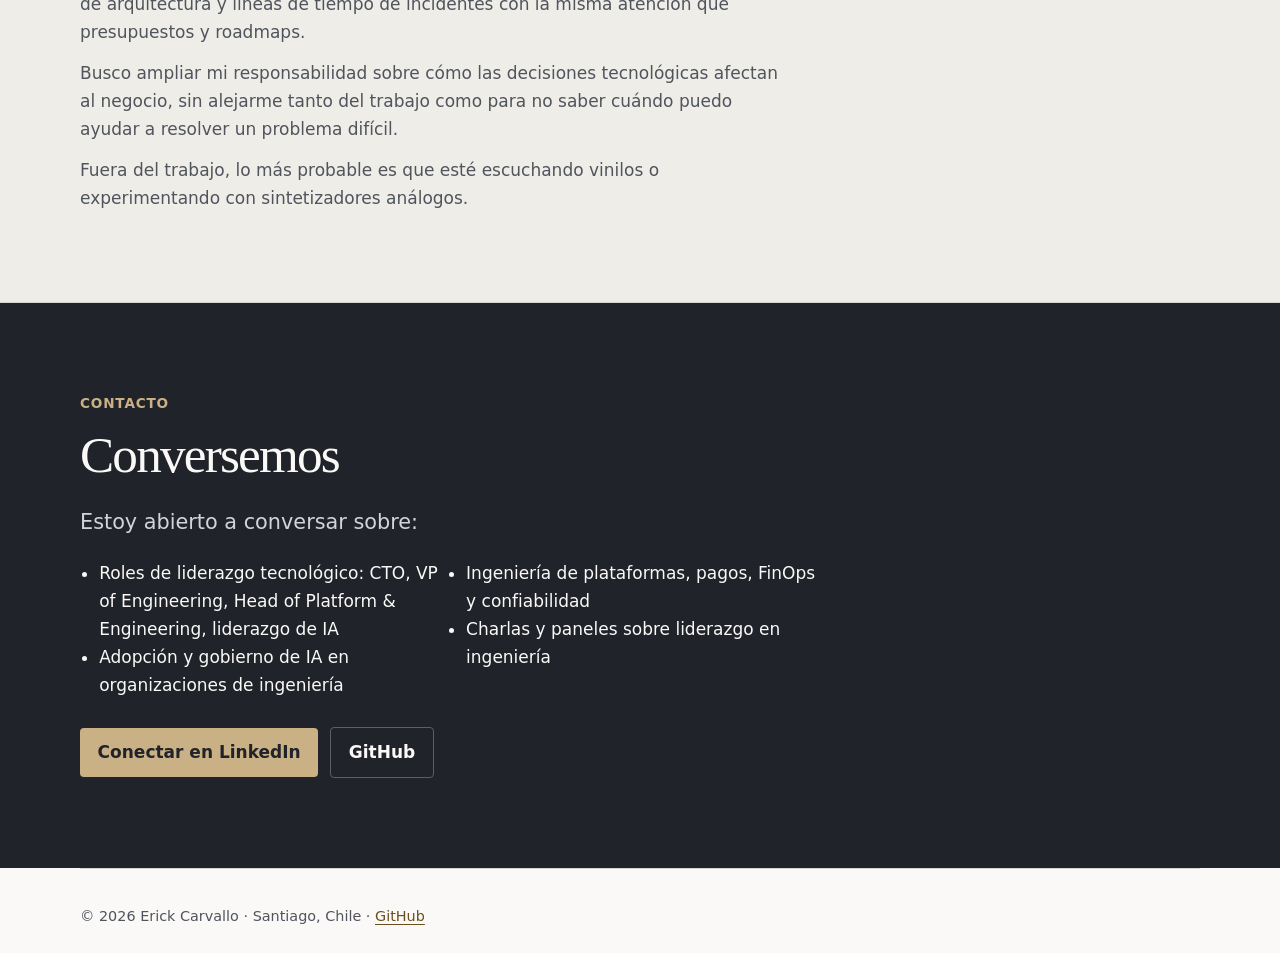
<file: es/index.html>
<!doctype html>
<html lang="es">
<head>
  <meta charset="utf-8">
  <meta name="viewport" content="width=device-width, initial-scale=1">
  <title>Erick Carvallo — Liderazgo Tecnológico · Plataformas, Pagos e IA</title>
  <meta name="description" content="Erick Carvallo lidera equipos de tecnología que operan sistemas críticos: liderazgo técnico del Core de pagos en Koywe, antes Subgerente Senior de Plataformas en Falabella Financiero (pagos, seguros y banca digital).">
  <meta name="author" content="Erick Carvallo">
  <meta name="theme-color" content="#202329">
  <link rel="canonical" href="https://erickcp.github.io/es/">
  <link rel="alternate" hreflang="en" href="https://erickcp.github.io/">
  <link rel="alternate" hreflang="es" href="https://erickcp.github.io/es/">
  <link rel="alternate" hreflang="x-default" href="https://erickcp.github.io/">
  <link rel="icon" href="../favicon.svg" type="image/svg+xml">
  <link rel="stylesheet" href="../styles.css">

  <meta property="og:type" content="profile">
  <meta property="og:site_name" content="Erick Carvallo">
  <meta property="og:title" content="Erick Carvallo — Liderazgo Tecnológico · Plataformas, Pagos e IA">
  <meta property="og:description" content="Lidero equipos de tecnología que operan sistemas críticos: a través de sus líderes, con decisiones explícitas y cerca del trabajo cuando hace falta.">
  <meta property="og:url" content="https://erickcp.github.io/es/">
  <meta property="og:locale" content="es_CL">
  <meta name="twitter:card" content="summary_large_image">

  <script type="application/ld+json">
  {
    "@context": "https://schema.org",
    "@type": "Person",
    "name": "Erick Carvallo",
    "url": "https://erickcp.github.io/",
    "jobTitle": "Líder técnico del Core de pagos",
    "worksFor": { "@type": "Organization", "name": "Koywe" },
    "address": { "@type": "PostalAddress", "addressLocality": "Santiago", "addressCountry": "CL" },
    "alumniOf": [{ "@type": "CollegeOrUniversity", "name": "Pontificia Universidad Católica de Chile" }, { "@type": "CollegeOrUniversity", "name": "Duoc UC" }],
    "knowsAbout": ["Technology strategy", "Engineering leadership", "High-performing teams", "Platform engineering", "Internal developer platforms", "FinOps", "SRE", "PCI DSS", "AI governance", "Agentic AI"],
    "sameAs": ["https://www.linkedin.com/in/erick-carvallo/", "https://github.com/erickcp"]
  }
  </script>
</head>
<body>
  <a class="skip" href="#main">Ir al contenido</a>
  <header class="dark">
    <div class="wrap bar">
      <a class="name" href="./">Erick Carvallo</a>
      <nav aria-label="Navegación principal">
        <a href="#impact">Impacto</a>
        <a href="#leadership">Liderazgo</a>
        <a href="#builds">Proyectos</a>
        <a href="#career">Trayectoria</a>
        <a href="#contact">Contacto</a>
        <span class="lang"><a href="./" aria-current="true" lang="es">ES</a> / <a href="../" hreflang="en" lang="en">EN</a></span>
      </nav>
    </div>
  </header>
  <main id="main">
    <section class="dark" aria-labelledby="intro-title">
      <div class="wrap hero hero-layout">
        <div>
          <p class="label">Liderazgo tecnológico · Plataformas, pagos e IA</p>
          <h1 id="intro-title">Lidero equipos de alto desempeño en cambios complejos, y sigo construyendo.</h1>
          <p class="lead">Lidero equipos de tecnología que operan sistemas críticos. En Falabella Financiero lideré, a través de cuatro tech leads, las plataformas de pagos, seguros y banca digital. Hoy lidero la dirección técnica del Core de pagos de Koywe, donde las decisiones de ingeniería definen lo que Producto puede entregar, y me mantengo lo bastante cerca del trabajo para ayudar a resolver los problemas difíciles.</p>
          <div class="actions">
            <a class="btn btn-primary" href="#contact">Conversemos</a>
            <a class="btn btn-ghost" href="#impact">Ver el impacto</a>
          </div>
        </div>
        <div>
          <dl class="side">
            <div><dt>Rol actual</dt><dd>Liderazgo técnico, Core de pagos · Koywe</dd></div>
            <div><dt>Antes</dt><dd>Subgerente Senior de Plataformas · Falabella Financiero</dd></div>
            <div><dt>Ubicación</dt><dd>Santiago, Chile</dd></div>
          </dl>
        </div>
      </div>
      <div class="wrap proof" aria-label="En resumen">
        <dl class="stats">
          <div><dt>17</dt><dd>años en tecnología, de la infraestructura al liderazgo</dd></div>
          <div><dt>4</dt><dd>tech leads a cargo de varios equipos de plataforma en pagos, seguros y banca digital</dd></div>
          <div><dt>25–35%</dt><dd>menos incidentes de plataforma</dd></div>
          <div><dt>~35%</dt><dd>menos costo cloud gracias a FinOps</dd></div>
          <div><dt>~50%</dt><dd>menos esfuerzo en el soporte a la certificación PCI</dd></div>
        </dl>
      </div>
    </section>

    <section class="wrap section" id="impact" aria-labelledby="impact-title">
      <p class="label">Impacto ejecutivo</p>
      <h2 id="impact-title">Iniciativas complejas, resultados medibles</h2>
      <p class="intro">Resultados de mi etapa liderando plataformas en Falabella Financiero (2022–2026), sobre un parque híbrido de gran escala en Azure, GCP e infraestructura propia, en un negocio regulado. Las cifras son aproximadas.</p>
      <div class="work-list">
        <article class="case" aria-labelledby="case-0">
          <div>
            <p class="label">Modelo operativo · Capacidad y prioridades</p>
            <h3 id="case-0">Decidir entre sostener la operación y cumplir el roadmap</h3>
          </div>
          <div>
            <dl>
              <dt>Desafío</dt>
              <dd>Las mismas personas que sostenían servicios críticos también debían cumplir el roadmap. Las prioridades chocaban y los trade-offs terminaban en escalamientos.</dd>
              <dt>Qué hice</dt>
              <dd>Construí y escalé un modelo operativo común que llevó a una misma conversación la capacidad, la carga de operación, los responsables de cada plataforma y los compromisos de roadmap. Con los cuatro tech leads hicimos explícito qué trabajo debía moverse cada vez que entraba una prioridad nueva.</dd>
            </dl>
            <p class="impact"><strong>Resultado:</strong> Los líderes podían mostrar dónde se consumía la capacidad y acordar con los stakeholders qué compromisos había que ajustar. La organización ganó una base común para priorizar y distribuir el trabajo.</p>
          </div>
        </article>
        <article class="case" aria-labelledby="case-1">
          <div>
            <p class="label">FinOps · Impacto financiero</p>
            <h3 id="case-1">~35% menos costo cloud</h3>
          </div>
          <div>
            <dl>
              <dt>Desafío</dt>
              <dd>El consumo cloud había crecido con el negocio, y las decisiones de capacidad rara vez se conectaban con su costo.</dd>
              <dt>Qué hice</dt>
              <dd>Lideré la maduración de FinOps: optimización de reservas y compromisos, y decisiones de consumo y capacidad vinculadas a su impacto en el gasto cloud.</dd>
            </dl>
            <p class="impact"><strong>Resultado:</strong> Reducción de costos de aproximadamente 35% dentro del alcance reportado.</p>
          </div>
        </article>
        <article class="case" aria-labelledby="case-2">
          <div>
            <p class="label">Confiabilidad · IA aplicada a la operación</p>
            <h3 id="case-2">25–35% menos incidentes de plataforma</h3>
          </div>
          <div>
            <dl>
              <dt>Desafío</dt>
              <dd>Los incidentes se repetían entre plataformas porque el conocimiento estaba en las personas y no en el sistema.</dd>
              <dt>Qué hice</dt>
              <dd>Impulsé el análisis de incidentes asistido por IA junto con mejores estándares, documentación, remediación proactiva y coordinación con las áreas involucradas.</dd>
            </dl>
            <p class="impact"><strong>Resultado:</strong> Cerca de 25–35% menos incidentes de plataforma, como resultado de varias medidas que actuaron en conjunto.</p>
          </div>
        </article>
        <article class="case" aria-labelledby="case-3">
          <div>
            <p class="label">Gobernanza · Entorno regulado</p>
            <h3 id="case-3">~50% menos esfuerzo en el soporte a la certificación PCI</h3>
          </div>
          <div>
            <dl>
              <dt>Desafío</dt>
              <dd>Cada ciclo de certificación exigía un esfuerzo manual importante de los equipos de plataforma para preparar evidencias.</dd>
              <dt>Qué hice</dt>
              <dd>Profesionalicé la preparación de evidencias con extracción y automatización, flujos repetibles y revisión anticipada de hallazgos históricos.</dd>
            </dl>
            <p class="impact"><strong>Resultado:</strong> Cerca de 50% menos esfuerzo en la preparación y entrega de evidencias durante dos años.</p>
          </div>
        </article>
      </div>
    </section>

    <section class="alt section" id="leadership" aria-labelledby="leadership-title">
      <div class="wrap">
        <p class="label">Cómo lidero</p>
        <h2 id="leadership-title">Formar equipos de alto desempeño es el trabajo</h2>
        <p class="intro">Resultados como estos los logran equipos, no héroes. Así los construyo.</p>
        <div class="cards">
          <div class="card">
            <h3>Liderar a través de líderes</h3>
            <p>Conduzco los equipos a través de sus tech leads, con 1:1 estructurados, feedback preventivo y planes de carrera. Acompaño a los líderes a repartir la carga, hacerse cargo de sus plataformas y plantear decisiones respaldadas con datos de capacidad.</p>
            <p class="evidence"><strong>Evidencia:</strong> cuatro tech leads en tres dominios de negocio, con baja rotación y continuidad del equipo en un entorno de servicios críticos. Además construí el <a href="https://github.com/erickcp/growth-assessment-framework-v0.3.3">Growth Assessment Framework</a>, de código abierto, para dar estructura a las conversaciones de crecimiento.</p>
          </div>
          <div class="card">
            <h3>Hacer explícitas las decisiones difíciles</h3>
            <p>Sostener la operación y cambiar las plataformas compiten por las mismas personas. Pongo capacidad, riesgo y compromisos en una sola vista, para que los conflictos de prioridad se conviertan en decisiones explícitas con Producto y el negocio, y no en escalamientos.</p>
            <p class="evidence"><strong>Evidencia:</strong> un modelo operativo común para varios equipos de plataforma y tres dominios de negocio.</p>
          </div>
          <div class="card">
            <h3>Liderar personas bajo presión</h3>
            <p>En una crisis, la seguridad psicológica es parte de cómo entrega un equipo. Durante la pandemia puse el equilibrio de carga, la prevención del burnout y la continuidad de los servicios críticos en el centro de la forma de trabajar del equipo.</p>
            <p class="evidence"><strong>Evidencia:</strong> en ese mismo periodo, como Tech Lead DevOps, llevé al equipo a la entrega continua, y esas prácticas fueron la base de la ingeniería de plataformas que vino después.</p>
          </div>
          <div class="card">
            <h3>Saber cuándo intervenir</h3>
            <p>La experiencia me enseñó cuándo decidir, cuándo delegar y cuándo buscar otra perspectiva. Me acerco a la arquitectura, el código o los incidentes cuando mi participación ayuda a resolver el problema, y doy un paso atrás cuando no.</p>
            <p class="evidence"><strong>Evidencia:</strong> en Koywe mi mandato combina el roadmap técnico con Producto, el mentoring y contribuciones hands-on en componentes críticos del Core de pagos.</p>
          </div>
        </div>
      </div>
    </section>

    <section class="wrap section" id="builds" aria-labelledby="builds-title">
      <p class="label">Hands-on</p>
      <h2 id="builds-title">Lo que construyo yo mismo</h2>
      <p class="intro">Fuera de mi trabajo diario diseño y construyo proyectos de plataforma y de entrega asistida por IA. Me mantienen al día sobre lo que la IA realmente cambia en la entrega de software, y sobre lo que sigue necesitando una decisión humana.</p>
      <div class="builds">
        <article class="build featured">
          <div>
            <p class="status">Proyecto personal · v1.4.2</p>
            <h3>IDP-as-a-Service</h3>
            <p>Un Internal Developer Platform multi-tenant para scale-ups y fintechs. Los equipos conectan su cloud y sus repositorios, y despliegan servicios listos para producción mediante golden paths, sin escribir Dockerfiles, charts de Helm ni manifiestos de Kubernetes.</p>
          </div>
          <div>
            <p>Decisiones de arquitectura clave: separación entre control plane y data plane, para que las cargas del cliente nunca salgan de su infraestructura; un stack CNCF sin vendor lock-in; e IA como utilidad de la plataforma, con detección de drift y remediación con humano en el ciclo.</p>
            <ul class="tags"><li>Go</li><li>Operadores Kubernetes</li><li>gRPC / mTLS</li><li>Argo CD</li><li>Kyverno</li><li>LiteLLM</li><li>Next.js</li></ul>
          </div>
        </article>
        <article class="build">
          <div>
            <p class="status">Proyecto personal · en desarrollo</p>
            <h3>DevExPlatform: gobierno de GenAI</h3>
            <p>Un punto de entrada único para IDP, gobierno de IA generativa, ciclo de desarrollo automatizado y una capa de conocimiento empresarial. Incluye catálogo de capacidades, políticas, aprobaciones, auditoría y cuotas, para que las organizaciones adopten IA con control.</p>
          </div>
          <ul class="tags"><li>Gobierno de IA</li><li>Políticas y auditoría</li><li>Monorepo</li><li>Argo</li><li>OCI</li></ul>
        </article>
        <article class="build">
          <div>
            <p class="status">Diseño conceptual · 2026</p>
            <h3>Fábrica de software agéntica</h3>
            <p>Un “harness of harnesses” sobre Claude Code que lleva una intención de producto por ADRs, código, QA con bucles de seguridad, PR, release e infraestructura como intención, con niveles de autonomía L0–L4 y puntos de aprobación humana.</p>
          </div>
          <ul class="tags"><li>IA agéntica</li><li>Claude Code</li><li>Trazabilidad</li><li>Gates de seguridad</li></ul>
        </article>
        <article class="build">
          <div>
            <p class="status">Open source</p>
            <h3>Growth Assessment Framework</h3>
            <p>Una herramienta web para líderes y áreas de Personas: compara la autoevaluación con la evaluación del líder en entrega, excelencia técnica, ownership y comportamiento, con recomendación de promoción y exportación a PDF.</p>
            <p><a href="https://github.com/erickcp/growth-assessment-framework-v0.3.3">Ver código →</a></p>
          </div>
          <ul class="tags"><li>Liderazgo de personas</li><li>Planes de carrera</li></ul>
        </article>
        <article class="build">
          <div>
            <p class="status">Proyecto personal</p>
            <h3>Framework genérico de ciclo de vida de recursos</h3>
            <p>Un framework nativo de Kubernetes para infraestructura en autoservicio: tipos de recursos declarativos, providers intercambiables, detección de drift, notificaciones CloudEvents y catálogo de plantillas.</p>
          </div>
          <ul class="tags"><li>Go</li><li>Kubebuilder</li><li>CEL</li><li>Prometheus</li></ul>
        </article>
      </div>
    </section>

    <section class="alt section" id="ai" aria-labelledby="ai-title">
      <div class="wrap">
        <p class="label">Punto de vista · IA en ingeniería</p>
        <h2 id="ai-title">Los agentes de IA pueden escribir el código. La decisión sigue siendo de los líderes.</h2>
        <div class="pov">
          <div>
            <p class="intro">Las organizaciones adoptan herramientas de IA más rápido de lo que adaptan su forma de revisar y aprobar el trabajo. Estoy diseñando un flujo de entrega que conecta requisitos de Producto, decisiones de arquitectura, controles y criterios de evaluación. Una entrega generada con IA puede devolverse con la evidencia faltante identificada y volver a revisión humana. Se basa en tres reglas:</p>
            <ol class="intro">
              <li><strong>Trazabilidad:</strong> cada cambio se vincula a un requisito y a una decisión de arquitectura.</li>
              <li><strong>Evidencia:</strong> los tests cubren lo que debe pasar <em>y</em> lo que no debe pasar.</li>
              <li><strong>Responsabilidad:</strong> los agentes proponen y las personas aprueban, con una autonomía que se otorga nivel por nivel.</li>
            </ol>
          </div>
          <details>
            <summary>Ver una revisión ilustrativa</summary>
            <dl>
              <dt>Requisito</dt>
              <dd>En una herramienta ficticia de reportes, los usuarios de finanzas pueden exportar reportes. El resto de los usuarios solo tiene acceso de lectura.</dd>
              <dt>Decisión de arquitectura</dt>
              <dd>El endpoint de exportación valida el acceso en el servidor. El agente puede proponer una implementación y sus pruebas para revisión.</dd>
              <dt>Evidencia</dt>
              <dd>Las pruebas entregadas muestran que un usuario de finanzas puede exportar un reporte. Falta la prueba que verifica que se bloquee a un usuario de solo lectura.</dd>
              <dt>Decisión de revisión</dt>
              <dd>Devolver el cambio pidiendo la prueba faltante. Una persona aprueba cuando hay evidencia para ambos caminos.</dd>
            </dl>
          </details>
        </div>
      </div>
    </section>

    <section class="wrap section" id="career" aria-labelledby="career-title">
      <p class="label">Trayectoria</p>
      <h2 id="career-title">De la infraestructura al liderazgo tecnológico</h2>
      <ol class="timeline">
        <li>
          <span class="when">Nov 2026 – hoy</span>
          <div><h3>Koywe · Liderazgo técnico del Core de pagos</h3><p>Mandato de arquitectura y evolución del Core, roadmap técnico con Producto, mentoring, estándares de ingeniería, resolución de incidentes y contribución hands-on en componentes críticos.</p></div>
        </li>
        <li>
          <span class="when">2022 – 2026</span>
          <div><h3>Falabella Financiero · Subgerente Senior de Plataformas</h3><p>Lideré, a través de cuatro tech leads, las plataformas de pagos, seguros y banca digital, con equipos OPEX y CAPEX. Modelo operativo, FinOps, confiabilidad, preparación PCI y plataforma interna para desarrolladores.</p></div>
        </li>
        <li>
          <span class="when">2019 – 2022</span>
          <div><h3>Falabella Financiero · Tech Lead DevOps</h3><p>Transformé un equipo operativo en una capacidad de entrega continua con CI/CD, automatización y observabilidad, y lo lideré durante la pandemia.</p></div>
        </li>
        <li>
          <span class="when">2009 – 2019</span>
          <div><h3>Infraestructura, cloud y DevOps</h3><p>E-Contact (CI/CD, logging centralizado) · Novis (almacenamiento empresarial, backup y monitoreo híbrido y cloud) · Adexus (alta disponibilidad para clientes en Chile) · Agrosuper (lideré un equipo UNIX y de almacenamiento de cinco personas; iniciativas internacionales de SAP) · Suministra.</p></div>
        </li>
      </ol>

      <h2 class="sub">Formación y certificaciones</h2>
      <div class="creds">
        <div>
          <h3>Formación</h3>
          <ul>
            <li><strong>Diplomado CAIO</strong>: formación ejecutiva en liderazgo y adopción de IA, iniciado en noviembre de 2026</li>
            <li><strong>Diplomado Ejecutivo en Gestión de Tecnología para CTO</strong> — Pontificia Universidad Católica de Chile, 2023–2024</li>
            <li><strong>Diplomado Ejecutivo en Transformación Digital y TIC</strong> — Pontificia Universidad Católica de Chile, 2018–2019</li>
            <li><strong>Ingeniería en Informática</strong> — Universidad Autónoma de Chile, en curso</li>
            <li><strong>Informática Biomédica</strong> — Duoc UC, 2006–2010</li>
          </ul>
        </div>
        <div>
          <h3>Certificaciones</h3>
          <ul>
            <li>Platform Engineering Certified Leader</li>
            <li>AI in Platform Engineering · DevOps Modernization for Platform Engineers</li>
            <li>OCI 2025 AI Foundations Associate · OCI 2025 Foundations Associate</li>
            <li>AWS Technical Essentials · Kubernetes Fundamentals · ITIL Foundation · NetApp NCDA</li>
          </ul>
        </div>
      </div>

    </section>

    <section class="alt section" id="about" aria-labelledby="about-title">
      <div class="wrap bio">
        <p class="label">Sobre mí</p>
        <h2 id="about-title">Más allá del cargo</h2>
        <p>Empecé en soporte y administración UNIX, y pasé por almacenamiento, cloud y DevOps antes de liderar equipos de plataforma. Por ese recorrido leo diagramas de arquitectura y líneas de tiempo de incidentes con la misma atención que presupuestos y roadmaps.</p>
        <p>Busco ampliar mi responsabilidad sobre cómo las decisiones tecnológicas afectan al negocio, sin alejarme tanto del trabajo como para no saber cuándo puedo ayudar a resolver un problema difícil.</p>
        <p>Fuera del trabajo, lo más probable es que esté escuchando vinilos o experimentando con sintetizadores análogos.</p>
      </div>
    </section>

    <section class="dark section contact" id="contact" aria-labelledby="contact-title">
      <div class="wrap">
        <p class="label">Contacto</p>
        <h2 id="contact-title">Conversemos</h2>
        <p class="lead lead-tight">Estoy abierto a conversar sobre:</p>
        <ul class="open-to">
          <li>Roles de liderazgo tecnológico: CTO, VP of Engineering, Head of Platform & Engineering, liderazgo de IA</li>
          <li>Adopción y gobierno de IA en organizaciones de ingeniería</li>
          <li>Ingeniería de plataformas, pagos, FinOps y confiabilidad</li>
          <li>Charlas y paneles sobre liderazgo en ingeniería</li>
        </ul>
        <div class="actions">
          <a class="btn btn-primary" href="https://www.linkedin.com/in/erick-carvallo/">Conectar en LinkedIn</a>
          <a class="btn btn-ghost" href="https://github.com/erickcp">GitHub</a>
        </div>
      </div>
    </section>
  </main>
  <footer class="wrap site-footer">
    <p>© 2026 Erick Carvallo · Santiago, Chile · <a href="https://github.com/erickcp">GitHub</a></p>
  </footer>
</body>
</html>
</file>
<file: styles.css>
:root {
  color-scheme: light;
  --paper: #faf9f7;
  --ink: #202329;
  --muted: #50545c;
  --accent: #6b501f;
  --line: #d8d5cf;
  --light: #efede8;
  --brass: #c9b185;
  --dark-muted: #d1d4d9;
  --dark-line: #5b5f67;
}

* { box-sizing: border-box; }
html { scroll-behavior: smooth; }
@media (prefers-reduced-motion: reduce) { html { scroll-behavior: auto; } }
body {
  margin: 0;
  color: var(--ink);
  background: var(--paper);
  font: 1.0625rem/1.65 system-ui, sans-serif;
}

.wrap { width: min(100% - 3rem, 70rem); margin-inline: auto; }
a { color: var(--accent); text-underline-offset: .22em; }
a:hover { text-decoration-thickness: .14em; }
:focus-visible { outline: 3px solid #795d29; outline-offset: 4px; }
.dark :focus-visible { outline-color: var(--brass); }
[id] { scroll-margin-top: 1rem; }

h1, h2, h3 { line-height: 1.1; margin: 0; letter-spacing: -.035em; }
h1, h2, blockquote p { font-family: Georgia, serif; font-weight: 500; }
h1 { font-size: clamp(2.5rem, 5.6vw, 4.6rem); max-width: 18ch; }
h2 { font-size: clamp(2rem, 4vw, 3.35rem); }
h3 { font-size: clamp(1.35rem, 2.6vw, 1.9rem); }
p { margin: .8rem 0 0; }
.label { font-size: .85rem; font-weight: 700; letter-spacing: .06em; text-transform: uppercase; color: var(--accent); margin: 0 0 .8rem; }
.intro { max-width: 60ch; color: var(--muted); }


.dark { background: var(--ink); color: var(--paper); }
.dark a, .dark .label { color: var(--brass); }
header { border-bottom: 1px solid var(--dark-line); }
.bar, nav, .links { display: flex; align-items: center; flex-wrap: wrap; gap: .5rem 1.35rem; }
.bar { justify-content: space-between; padding-block: .85rem; }
.bar a, .links a { display: inline-block; padding-block: .4rem; }
.bar a { text-decoration: none; font-size: .95rem; }
.bar a:hover { text-decoration: underline; }
.bar .name { color: var(--paper); font-weight: 750; }

.btn { display: inline-block; border-radius: .25rem; padding: .65rem 1.1rem; font-weight: 700; text-decoration: none; }
.dark .btn-primary, .btn-primary { color: var(--ink); background: var(--brass); }
.btn-primary:hover { background: #e1cda7; }
.dark .btn-ghost { color: var(--paper); border: 1px solid var(--dark-line); }
.dark .btn-ghost:hover { border-color: var(--brass); }
.actions { display: flex; flex-wrap: wrap; gap: .75rem; }

.hero { padding-block: clamp(3.5rem, 8vw, 6.5rem); }
.hero-layout {
  display: grid;
  grid-template-columns: minmax(0, 1fr) minmax(14rem, 17rem);
  gap: clamp(1.75rem, 6vw, 5rem);
  align-items: end;
}
.lead { font-size: clamp(1.1rem, 2vw, 1.3rem); max-width: 56ch; color: var(--dark-muted); margin: 1.3rem 0 1.8rem; }
.side { border-left: 1px solid var(--dark-line); padding-left: 1rem; color: var(--dark-muted); margin: 0; }
.side div + div { margin-top: .9rem; }
.side dt { color: var(--paper); font-weight: 730; }
.side dd { color: inherit; margin: .15rem 0 0; }

.proof { border-top: 1px solid var(--dark-line); padding-block: 1.75rem 2.25rem; }
.stats { display: grid; grid-template-columns: repeat(4, minmax(0, 1fr)); gap: 1.5rem; margin: 0; }
.stats dt { font: 500 clamp(1.9rem, 3.6vw, 2.6rem)/1 Georgia, serif; color: var(--brass); }
.stats dd { margin: .5rem 0 0; color: var(--dark-muted); font-size: .95rem; }
.stats div { display: flex; flex-direction: column-reverse; justify-content: flex-end; }
.stats div > dd { order: 1; } .stats div > dt { order: 2; }

.section { padding-block: clamp(3rem, 7vw, 6rem); }
.work-list { margin-top: 1.75rem; }
.case {
  display: grid;
  grid-template-columns: minmax(13rem, .9fr) minmax(0, 1.25fr);
  gap: 1.25rem clamp(1.5rem, 6vw, 5rem);
  padding-block: clamp(1.6rem, 4vw, 2.7rem);
  border-top: 1px solid var(--line);
}
.case p:not(.label), .bio p, footer p, dd, .principle p, .timeline p { color: var(--muted); }
.case dl { margin: 0; }
dt { font-weight: 730; }
dd { margin: .2rem 0 0; }
.case dt:not(:first-child) { margin-top: .9rem; }
.impact { margin-top: 1.1rem; padding: .9rem 1.1rem; border-left: 3px solid var(--accent); background: var(--light); }
.impact strong { color: var(--accent); }

.principles { display: grid; grid-template-columns: repeat(3, minmax(0, 1fr)); gap: 1.5rem; margin-top: 2rem; }
.principle { border-top: 2px solid var(--ink); padding-top: 1rem; }
.principle h3 { font-size: 1.3rem; letter-spacing: -.02em; }

.alt { background: var(--light); border-block: 1px solid var(--line); }
.pov { display: grid; grid-template-columns: minmax(0, 1fr) minmax(0, 1.1fr); gap: 1.5rem clamp(1.5rem, 6vw, 5rem); margin-top: 1.75rem; align-items: start; }
.pov ol { margin: 0; padding-left: 1.2rem; }
.pov li + li { margin-top: .6rem; }
.pov li::marker { color: var(--accent); font-weight: 700; }
details { background: var(--paper); padding: .85rem 1.1rem; border-radius: .3rem; border: 1px solid var(--line); }
summary { color: var(--accent); cursor: pointer; font-weight: 700; }
details[open] summary { margin-bottom: .75rem; }
details dt:not(:first-child) { margin-top: .8rem; }

.timeline { list-style: none; margin: 2rem 0 0; padding: 0; }
.timeline li { display: grid; grid-template-columns: 9rem minmax(0, 1fr); gap: 1rem 2rem; padding-block: 1.1rem; border-top: 1px solid var(--line); }
.timeline .when { color: var(--accent); font-weight: 700; }
.timeline h3 { font-size: 1.2rem; letter-spacing: -.01em; }
.timeline p { margin-top: .3rem; }
.creds { display: grid; grid-template-columns: repeat(2, minmax(0, 1fr)); gap: 1.5rem clamp(1.5rem, 5vw, 4rem); margin-top: 1.5rem; }
.creds h3 { font-size: 1.15rem; letter-spacing: -.01em; }
.creds ul { margin: .7rem 0 0; padding-left: 1.1rem; color: var(--muted); }
.creds li + li { margin-top: .45rem; }

.quotes { display: grid; grid-template-columns: repeat(2, minmax(0, 1fr)); gap: 1.5rem; margin-top: 2rem; }
blockquote { margin: 0; padding: 1.4rem 1.5rem; background: var(--paper); border: 1px solid var(--line); border-radius: .3rem; }
blockquote p { font-size: 1.2rem; line-height: 1.45; margin: 0; }
blockquote footer { margin-top: 1rem; font-size: .95rem; color: var(--muted); }

.bio { max-width: 65ch; }
.contact .open-to { columns: 2; padding-left: 1.2rem; margin: 1.25rem 0 1.75rem; max-width: 46rem; }
.contact .actions { align-items: center; }
.site-footer { border-top: 1px solid var(--line); padding-block: 1.5rem; font-size: .9rem; color: var(--muted); }
.skip { position: absolute; left: 1rem; top: 1rem; transform: translateY(-250%); background: var(--paper); padding: .5rem; }
.skip:focus { transform: none; }

@media (max-width: 860px) {
  .stats { grid-template-columns: repeat(2, minmax(0, 1fr)); }
  .principles, .quotes, .pov, .creds { grid-template-columns: minmax(0, 1fr); }
}
@media (max-width: 700px) {
  .wrap { width: min(100% - 2rem, 70rem); }
  .hero-layout, .case { grid-template-columns: minmax(0, 1fr); }
  .side { border-left: 0; padding: .9rem 0 0; border-top: 1px solid var(--dark-line); }
  .timeline li { grid-template-columns: minmax(0, 1fr); gap: .2rem; }
  .contact .open-to { columns: 1; }
}

.lang { font-size: .85rem; font-weight: 700; letter-spacing: .04em; }
.lang a[aria-current="true"] { color: var(--brass); text-decoration: none; pointer-events: none; }
.bar .lang a:not([aria-current="true"]) { color: var(--dark-muted); }
.stats { grid-template-columns: repeat(5, minmax(0, 1fr)); }
.lead-tight { margin-bottom: 0; }
.cards { display: grid; grid-template-columns: repeat(2, minmax(0, 1fr)); gap: 1.25rem; margin-top: 2rem; }
.card { background: var(--paper); border: 1px solid var(--line); border-radius: .35rem; padding: 1.4rem 1.5rem; }
.card h3 { font-size: 1.3rem; letter-spacing: -.02em; }
.card p { color: var(--muted); }
.card .evidence { margin-top: .9rem; padding-top: .8rem; border-top: 1px solid var(--line); font-size: .95rem; color: var(--ink); }
.card .evidence strong { color: var(--accent); }
.metric { font: 500 2.1rem/1 Georgia, serif; color: var(--accent); margin: 0 0 .6rem; }
.builds { display: grid; grid-template-columns: repeat(2, minmax(0, 1fr)); gap: 1.25rem; margin-top: 2rem; }
.build { border-top: 2px solid var(--ink); padding-top: 1rem; }
.build h3 { font-size: 1.3rem; letter-spacing: -.02em; }
.build p { color: var(--muted); }
.build.featured { grid-column: 1 / -1; display: grid; grid-template-columns: minmax(0, 1fr) minmax(0, 1fr); gap: 0 clamp(1.5rem, 5vw, 4rem); }
.tags { display: flex; flex-wrap: wrap; gap: .4rem; margin: .9rem 0 0; padding: 0; list-style: none; }
.tags li { font-size: .8rem; font-weight: 600; padding: .15rem .55rem; border-radius: 99px; background: var(--light); border: 1px solid var(--line); color: var(--muted); }
.status { font-size: .8rem; font-weight: 700; color: #2f6b3a; }
.case h3 { font-size: clamp(1.3rem, 2.4vw, 1.75rem); }
@media (max-width: 860px) {
  .stats { grid-template-columns: repeat(2, minmax(0, 1fr)); }
  .cards, .builds, .build.featured { grid-template-columns: minmax(0, 1fr); }
}
.sub { margin-top: clamp(3rem, 6vw, 4.5rem); font-size: clamp(1.6rem, 3vw, 2.3rem); }
.bio.wrap { max-width: 70rem; }
.bio p { max-width: 65ch; }
</file>
